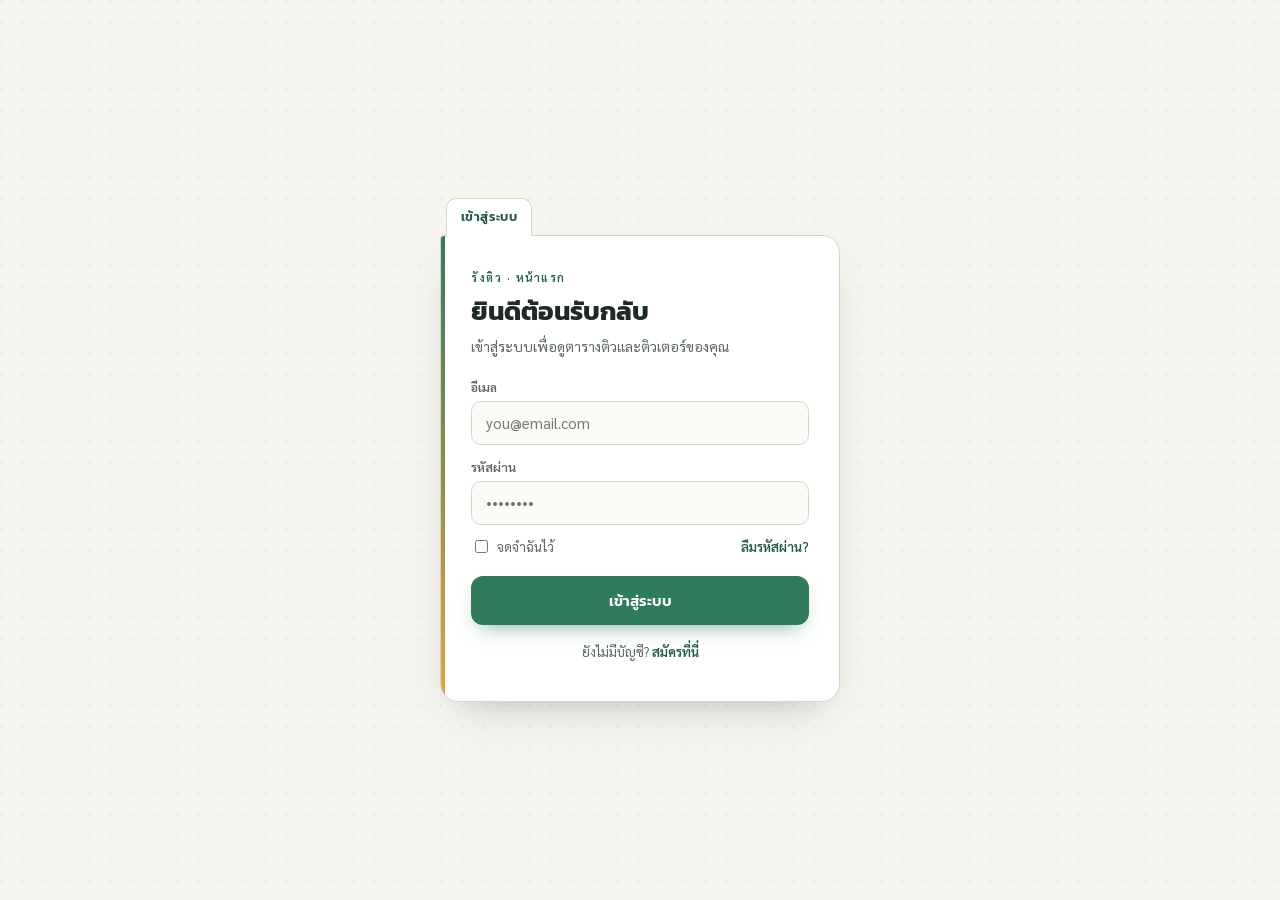
<file: index.html>
<!DOCTYPE html>
<html lang="th">
<head>
<meta charset="UTF-8">
<meta name="viewport" content="width=device-width, initial-scale=1.0">
<title>เข้าสู่ระบบ — รังติว</title>
<link rel="stylesheet" href="style.css">
</head>
<body>
<div class="auth-page">
  <div class="stage">
    <div class="tabs">
      <div class="tab active">เข้าสู่ระบบ</div>
    </div>
    <div class="card">
      <span class="eyebrow">รังติว · หน้าแรก</span>
      <h1 class="headline">ยินดีต้อนรับกลับ</h1>
      <p class="sub">เข้าสู่ระบบเพื่อดูตารางติวและติวเตอร์ของคุณ</p>

      <form id="loginForm">
        <div class="field">
          <label for="loginEmail">อีเมล</label>
          <input id="loginEmail" type="email" placeholder="you@email.com" required>
        </div>
        <div class="field">
          <label for="loginPass">รหัสผ่าน</label>
          <input id="loginPass" type="password" placeholder="••••••••" required>
        </div>
        <div class="row-between">
          <label><input type="checkbox" style="accent-color:#2F7C5D"> จดจำฉันไว้</label>
          <a class="link" href="forgot.html">ลืมรหัสผ่าน?</a>
        </div>
        <button class="btn btn-primary btn-block" type="submit">เข้าสู่ระบบ</button>
      </form>

      <p class="foot-note">ยังไม่มีบัญชี? <a class="link" href="signup.html">สมัครที่นี่</a></p>
    </div>
  </div>
</div>

<script src="app.js"></script>
</body>
</html>
</file>
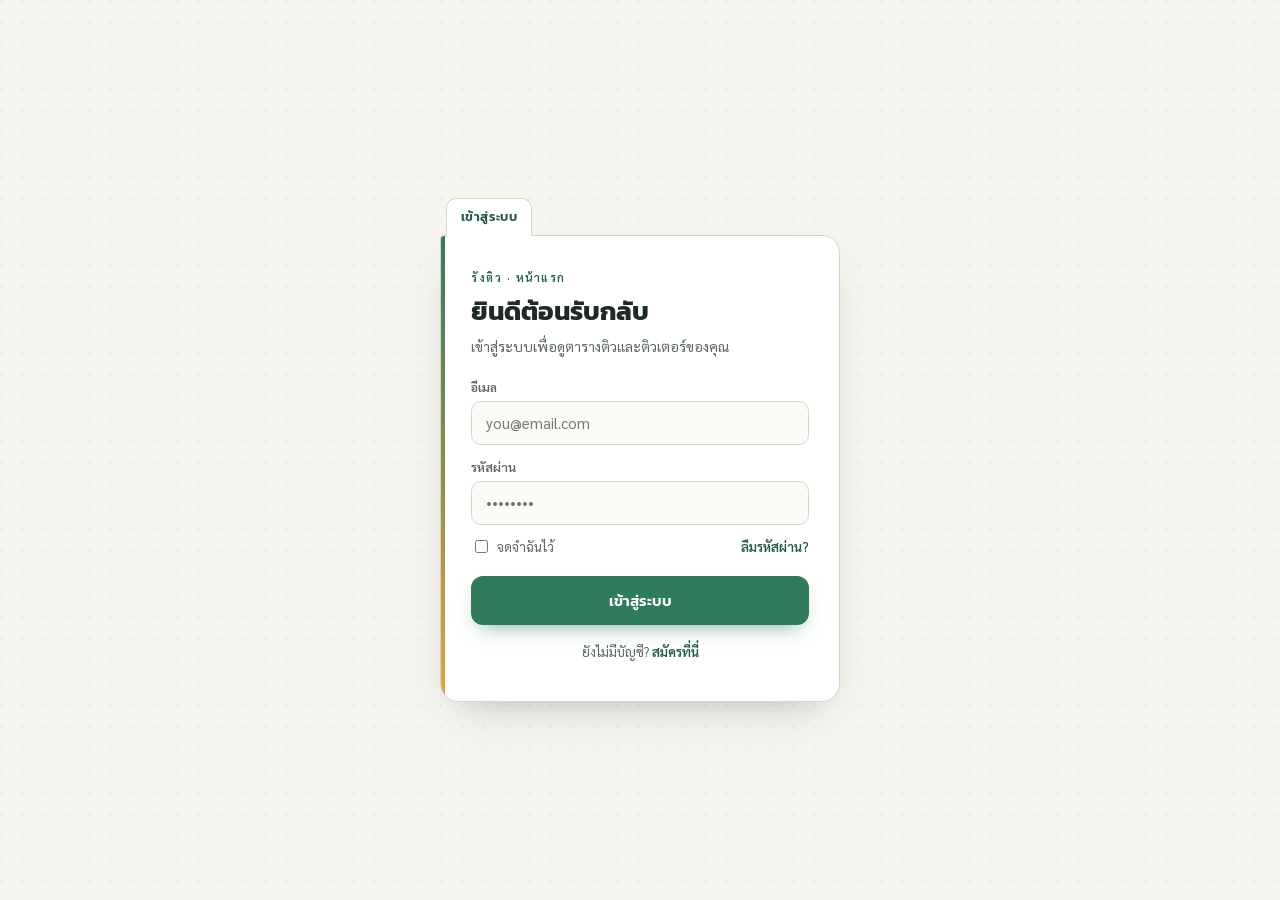
<file: assignment.html>
<!DOCTYPE html>
<html lang="th">
<head>
<meta charset="UTF-8">
<meta name="viewport" content="width=device-width, initial-scale=1.0">
<title>งานที่ได้รับมอบหมาย — รังติว</title>
<link rel="stylesheet" href="style.css">
</head>
<body>
<div class="app-page">
  <div class="app-shell">
    <div class="app-topbar">
      <div class="icon-btn" onclick="history.back()">←</div>
      <div class="profile-chip" onclick="toggleDropdown()">
        <div class="avatar">G</div>
        <span class="caret">▾</span>
      </div>
    </div>

    <div class="app-body">

      <div class="assignment-hero">
        <div class="assignment-hero-title-row">
          <h2 id="assignmentTitle">Assignment 1</h2>
          <div class="assignment-hero-icon">
            <svg viewBox="0 0 24 24" width="22" height="22" fill="none" stroke="currentColor" stroke-width="2" stroke-linecap="round" stroke-linejoin="round"><path d="M9 4h6a1 1 0 0 1 1 1v2H8V5a1 1 0 0 1 1-1Z"/><rect x="5" y="4" width="14" height="18" rx="2"/><line x1="8" y1="11" x2="16" y2="11"/><line x1="8" y1="15" x2="16" y2="15"/><line x1="8" y1="19" x2="13" y2="19"/></svg>
          </div>
        </div>

        <div class="upload-row">
          <label class="upload-input" for="assignmentFile">
            <span id="uploadFileName">อัปโหลดไฟล์</span>
          </label>
          <input type="file" id="assignmentFile" style="display:none" onchange="onAssignmentFileChosen(event)">
          <button class="btn-confirm" onclick="confirmAssignmentUpload()">ยืนยัน</button>
        </div>
      </div>

      <div class="result-list" id="resultList">
        <div class="result-row result-pass">Pass</div>
        <div class="result-row result-warn">200/400</div>
        <div class="result-row result-warn">100/400</div>
        <div class="result-row result-error">Error</div>
      </div>

    </div>

    <div class="dropdown" id="profileDropdown">
      <a class="dropdown-item" href="profile.html" style="display:block;color:inherit;">โปรไฟล์ของฉัน</a>
      <a class="dropdown-item" href="settings.html" style="display:block;color:inherit;">ตั้งค่า</a>
      <div class="dropdown-item danger" onclick="logout()">ออกจากระบบ</div>
    </div>
  </div>
</div>

<div class="toast" id="toast"></div>
<script src="app.js"></script>
<script>
  (function(){
    const params = new URLSearchParams(location.search);
    const name = params.get('name') || 'Assignment 1';
    document.getElementById('assignmentTitle').textContent = name;
    document.title = name + ' — รังติว';
  })();

  function onAssignmentFileChosen(event){
    const file = event.target.files[0];
    document.getElementById('uploadFileName').textContent = file ? file.name : 'อัปโหลดไฟล์';
  }

  function confirmAssignmentUpload(){
    const fileInput = document.getElementById('assignmentFile');
    if(!fileInput.files.length){
      showToast('กรุณาเลือกไฟล์ก่อนยืนยัน');
      return;
    }
    const list = document.getElementById('resultList');
    const row = document.createElement('div');
    row.className = 'result-row result-warn';
    row.textContent = 'รอตรวจ';
    list.insertBefore(row, list.firstChild);

    fileInput.value = '';
    document.getElementById('uploadFileName').textContent = 'อัปโหลดไฟล์';
    showToast('ส่งงานเรียบร้อยแล้ว');
  }
</script>
</body>
</html>
</file>
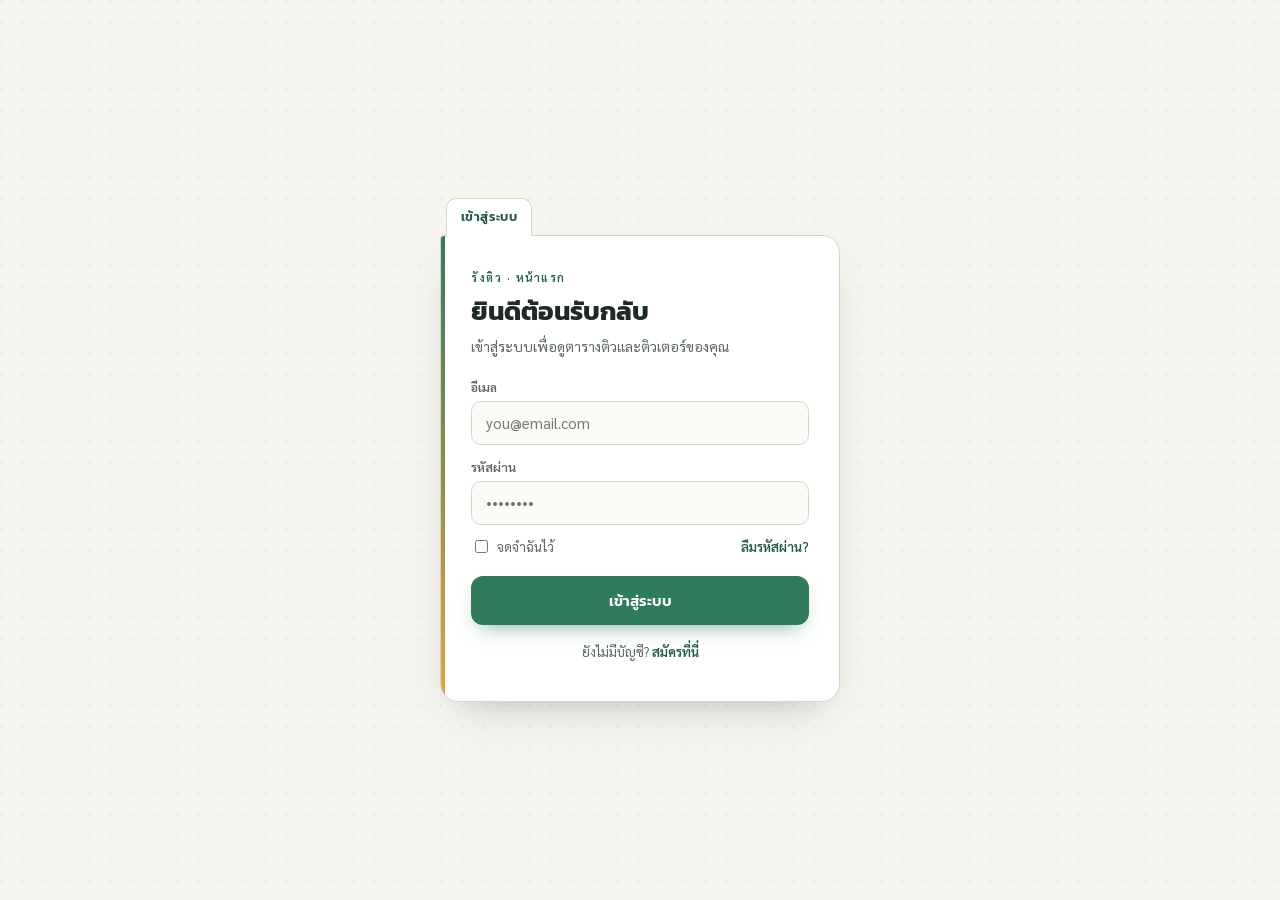
<file: chat.html>
<!DOCTYPE html>
<html lang="th">
<head>
<meta charset="UTF-8">
<meta name="viewport" content="width=device-width, initial-scale=1.0">
<title>แชท — รังติว</title>
<link rel="stylesheet" href="style.css">
</head>
<body>
<div class="app-page">
  <div class="app-shell chat-shell">

    <!-- SCREEN 1: chat list -->
    <div class="chat-screen active" id="chatListScreen">
      <div class="chat-header">
        <a class="icon-btn" href="main.html">←</a>
        <span class="chat-header-name">แชท</span>
      </div>
      <div class="chat-list">
        <div class="chat-row" onclick="openChatRoom('พี่แนน')">
          <div class="avatar">น</div>
          <div>
            <div class="chat-row-name">พี่แนน</div>
            <div class="chat-row-preview">ติวเตอร์ · แคลคูลัส 1</div>
          </div>
        </div>
      </div>
    </div>

    <!-- SCREEN 2: conversation -->
    <div class="chat-screen" id="chatRoomScreen">
      <div class="chat-header">
        <div class="icon-btn" onclick="closeChatRoom()">←</div>
        <div class="avatar" id="roomAvatar">น</div>
        <span class="chat-header-name" id="roomName">พี่แนน</span>
      </div>

      <div class="chat-thread" id="chatThread">
        <div class="msg-bubble msg-in">สวัสดีค่ะ</div>
      </div>

      <div class="chat-input-row">
        <input type="text" id="chatInput" placeholder="พิมพ์ข้อความ..." onkeydown="if(event.key==='Enter') sendChatMessage()">
        <div class="chat-icon-btn chat-attach" title="แนบไฟล์" onclick="showToast('แนบไฟล์')">
          <svg viewBox="0 0 24 24" width="17" height="17" fill="none" stroke="currentColor" stroke-width="2" stroke-linecap="round" stroke-linejoin="round"><line x1="12" y1="5" x2="12" y2="19"/><line x1="5" y1="12" x2="19" y2="12"/></svg>
        </div>
        <div class="chat-icon-btn chat-send" title="ส่ง" onclick="sendChatMessage()">
          <svg viewBox="0 0 24 24" width="16" height="16" fill="none" stroke="currentColor" stroke-width="2" stroke-linecap="round" stroke-linejoin="round"><line x1="22" y1="2" x2="11" y2="13"/><polygon points="22 2 15 22 11 13 2 9 22 2"/></svg>
        </div>
      </div>
    </div>

  </div>
</div>

<div class="toast" id="toast"></div>
<script src="app.js"></script>
</body>
</html>
</file>
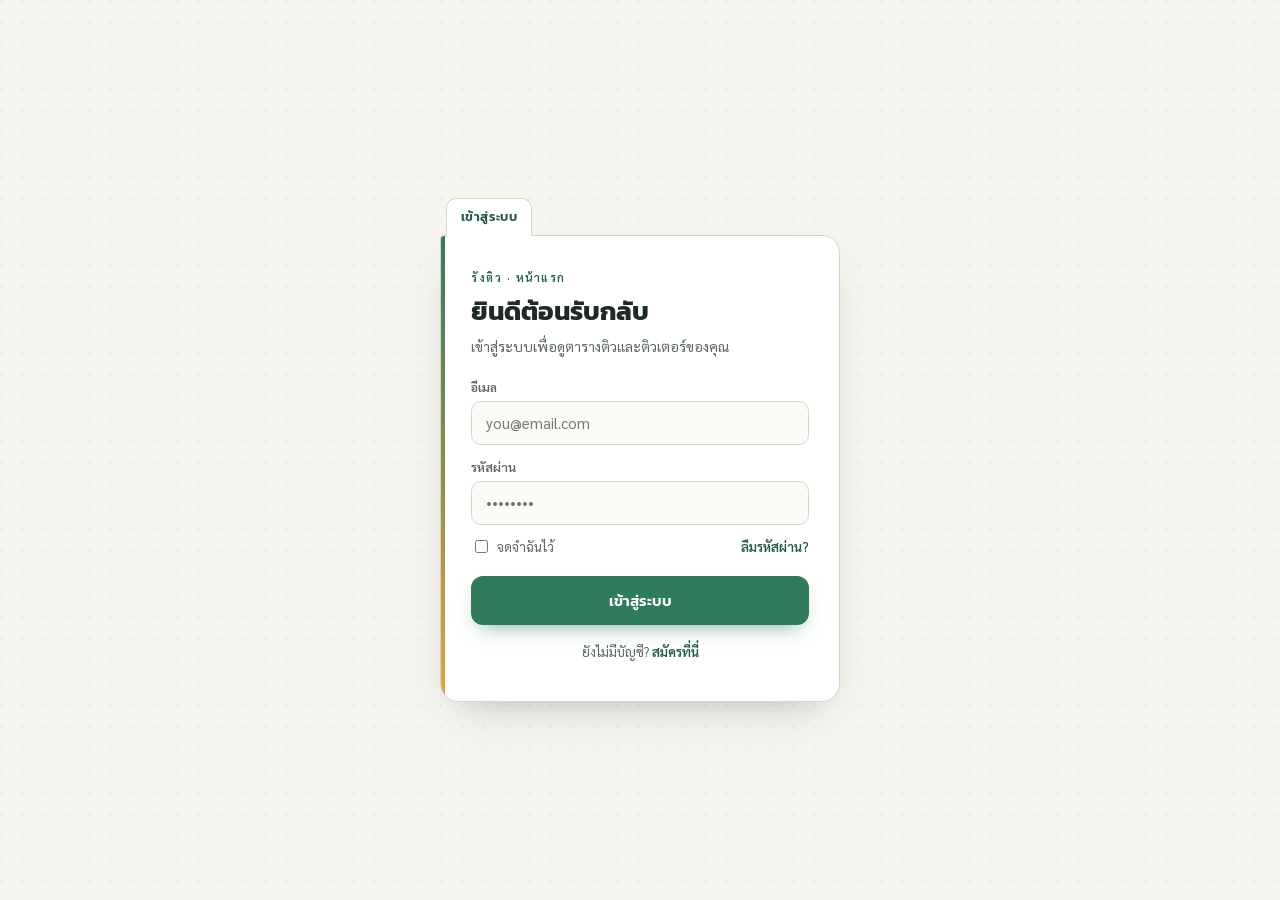
<file: contact.html>
<!DOCTYPE html>
<html lang="th">
<head>
<meta charset="UTF-8">
<meta name="viewport" content="width=device-width, initial-scale=1.0">
<title>ติดต่อเรา — รังติว</title>
<link rel="stylesheet" href="style.css">
</head>
<body>
<div class="app-page">
  <div class="app-shell">
    <div class="app-topbar">
      <a class="icon-btn" href="main.html">←</a>
      <div class="profile-chip" onclick="toggleDropdown()">
        <div class="avatar">G</div>
        <span class="caret">▾</span>
      </div>
    </div>

    <div class="app-body">
      <div class="section-label">ติดต่อเรา</div>
      <div class="panel-list">
        <div class="panel-card">
          <h3>ฝ่ายช่วยเหลือ</h3>
          <p>อีเมล support@rungtiew.app<br>ตอบกลับภายใน 24 ชั่วโมงในวันทำการ</p>
        </div>
        <div class="panel-card">
          <h3>ส่งข้อความถึงเรา</h3>
          <form id="contactForm" style="margin-top:10px; display:flex; flex-direction:column; gap:12px;">
            <div class="field">
              <label>หัวข้อ</label>
              <input type="text" placeholder="เรื่องที่ต้องการติดต่อ" required>
            </div>
            <div class="field">
              <label>ข้อความ</label>
              <textarea placeholder="พิมพ์รายละเอียด..." required></textarea>
            </div>
            <button class="btn btn-primary" type="submit">ส่งข้อความ</button>
          </form>
        </div>
      </div>
    </div>

    <div class="dropdown" id="profileDropdown">
      <a class="dropdown-item" href="profile.html" style="display:block;color:inherit;">โปรไฟล์ของฉัน</a>
      <a class="dropdown-item" href="settings.html" style="display:block;color:inherit;">ตั้งค่า</a>
      <div class="dropdown-item danger" onclick="logout()">ออกจากระบบ</div>
    </div>
  </div>
</div>

<div class="toast" id="toast"></div>
<script src="app.js"></script>
</body>
</html>
</file>
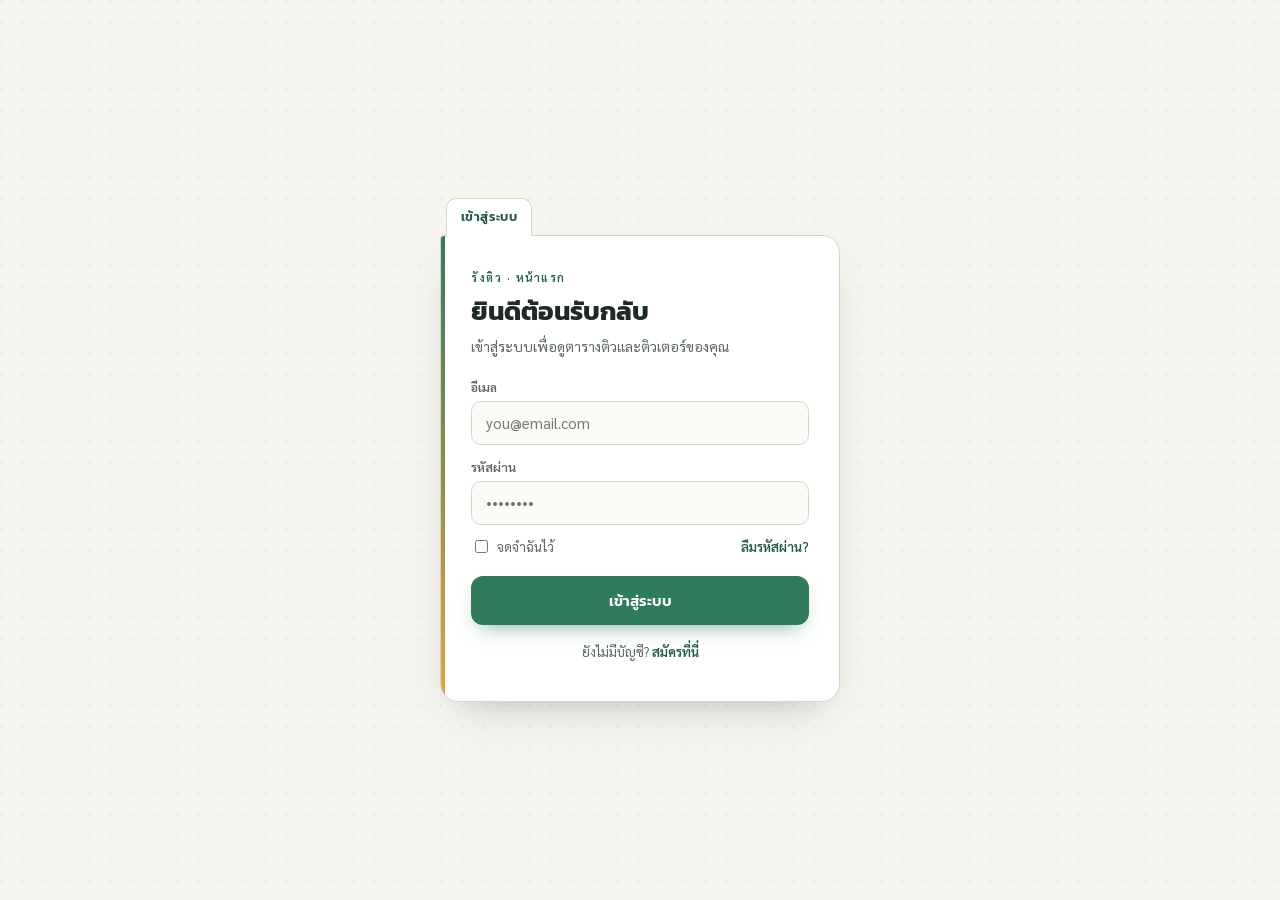
<file: course.html>
<!DOCTYPE html>
<html lang="th">
<head>
<meta charset="UTF-8">
<meta name="viewport" content="width=device-width, initial-scale=1.0">
<title id="pageTitle">คลาสเรียน — who tutor</title>
<link rel="stylesheet" href="style.css">
</head>
<body class="course-page">
<div class="app-page">
  <div class="app-shell">
    <div class="course-layout">
 
      <!-- Score / navigation sidebar -->
      <aside class="leaderboard collapsed" id="leaderboard">
        <div class="leaderboard-inner">
          <div class="score-block">
            <div class="score-block-label">คะแนนของคุณ</div>
            <div class="score-bar">
              <div class="score-bar-fill" id="myScoreFill" style="width:10%"></div>
              <span class="score-bar-text" id="myScoreText">10%</span>
            </div>
          </div>
 
          <div class="rank-list" id="rankList"></div>
        </div>
        <div class="leaderboard-home">
          <a class="home-btn" href="main.html" title="กลับหน้า Home">⌂ <span>กลับ Home</span></a>
        </div>
      </aside>
 
      <!-- Main content -->
      <div class="course-main">
        <div class="course-topbar">
          <div class="course-nav-buttons">
            <a class="icon-btn back-btn" href="main.html" title="กลับ Home" aria-label="กลับ Home">
              <svg viewBox="0 0 24 24" fill="none" stroke="currentColor" stroke-width="2" stroke-linecap="round" stroke-linejoin="round"><path d="M19 12H5"/><path d="m12 19-7-7 7-7"/></svg>
            </a>
            <button class="icon-btn hamburger-btn" type="button" onclick="toggleLeaderboard()" title="เปิดเมนูคะแนน" aria-label="เปิดเมนูคะแนน">
              <span></span><span></span><span></span>
            </button>
          </div>
          <div class="class-name-chip" id="className">แคลคูลัส 1</div>
          <div class="course-actions">
            <a class="icon-btn" href="chat.html" title="แชท">
              <svg viewBox="0 0 24 24" fill="none" stroke="currentColor" stroke-width="2" stroke-linecap="round" stroke-linejoin="round"><path d="M21 15a2 2 0 0 1-2 2H7l-4 4V5a2 2 0 0 1 2-2h14a2 2 0 0 1 2 2z"/></svg>
            </a>
            <div class="icon-btn" onclick="window.open('https://meet.google.com/new', '_blank')" title="เริ่มวิดีโอคอล">
              <svg viewBox="0 0 24 24" fill="none" stroke="currentColor" stroke-width="2" stroke-linecap="round" stroke-linejoin="round"><rect x="2" y="6" width="14" height="12" rx="2"/><path d="m16 10 6-4v12l-6-4"/></svg>
            </div>
          </div>
        </div>
 
        <div class="app-body">
          <div class="section-label">งานที่ได้รับมอบหมาย</div>
          <div class="assignment-list" id="assignmentList"></div>
        </div>
      </div>
 
    </div>
  </div>
</div>
<div class="toast" id="toast"></div>
<script src="app.js"></script>
<script>
  const COURSES = {
    calc1: {
      name: 'แคลคูลัส 1',
      tutor: 'พี่แนน',
      myScore: 10,
      leaderboard: [
        { place: 1, name: 'น้องฟ้า', pct: 98 },
        { place: 2, name: 'น้องนนท์', pct: 95 },
        { place: 3, name: 'น้องมิ้นท์', pct: 92 },
        { place: 4, name: 'น้องพีท', pct: 89 },
        { place: 5, name: 'น้องเจน', pct: 86 },
        { place: 6, name: 'น้องบอส', pct: 83 },
        { place: 7, name: 'น้องแพรว', pct: 80 },
        { place: 8, name: 'น้องกาย', pct: 77 },
        { place: 9, name: 'น้องน้ำ', pct: 74 },
        { place: 10, name: 'น้องไอซ์', pct: 71 },
        { place: 11, name: 'น้องมุก', pct: 68 },
        { place: 12, name: 'น้องต้น', pct: 65 },
        { place: 13, name: 'น้องฟิล์ม', pct: 62 },
        { place: 14, name: 'น้องพลอย', pct: 59 },
        { place: 15, name: 'น้องอาร์ม', pct: 56 },
        { place: 16, name: 'น้องบีม', pct: 53 },
        { place: 17, name: 'น้องเนย', pct: 50 },
        { place: 18, name: 'น้องโอ๊ต', pct: 47 },
        { place: 19, name: 'น้องกอล์ฟ', pct: 44 },
        { place: 20, name: 'น้องข้าว', pct: 41 }
      ],
      assignments: [
        { name: 'การบ้าน 3', status: 'red',    note: 'ยังไม่ได้ส่ง' },
        { name: 'การบ้าน 2', status: 'yellow', note: 'รอตรวจ' },
        { name: 'การบ้าน 1', status: 'green',  note: 'ตรวจแล้ว' }
      ]
    }
  };

  function renderCourse() {
    const params = new URLSearchParams(location.search);
    const id = params.get('c') || localStorage.getItem('rungtiewCourseId') || 'calc1';
    const course = COURSES[id] || COURSES.calc1;
    localStorage.setItem('rungtiewCourseId', COURSES[id] ? id : 'calc1');

    document.getElementById('pageTitle').textContent = course.name + ' — who tutor';
    document.getElementById('className').textContent = course.name;

    document.getElementById('myScoreFill').style.width = course.myScore + '%';
    document.getElementById('myScoreText').textContent = course.myScore + '%';

    const rankList = document.getElementById('rankList');
    rankList.innerHTML = course.leaderboard.map(r => `
      <div class="rank-row">
        <div class="rank-info">
          <span class="rank-place">${r.place}</span>
          <span class="rank-name">${r.name}</span>
          <span class="rank-score">${r.pct}%</span>
        </div>
        <div class="rank-bar"><div class="rank-bar-fill" style="width:${r.pct}%;"></div></div>
      </div>
    `).join('');

    const list = document.getElementById('assignmentList');
list.innerHTML = course.assignments.map(a => `
  <div class="assignment-card" onclick="location.href='assignment.html?name=${encodeURIComponent(a.name)}'">
    <span class="status-dot ${a.status}"></span>
    <span class="assignment-title">${a.name}</span>
    <span class="assignment-note">${a.note}</span>
  </div>
`).join('');
  }

  function toggleLeaderboard() {
    const board = document.getElementById('leaderboard');
    if (!board) return;
    board.classList.toggle('collapsed');
  }

  document.addEventListener('DOMContentLoaded', renderCourse);
  document.addEventListener('click', function (e) {
  const board = document.getElementById('leaderboard');
  const hamburger = document.querySelector('.hamburger-btn');

  if (!board || !hamburger) return;

  
  if (!board.classList.contains('collapsed')) {

    
    if (board.contains(e.target)) return;

    
    if (hamburger.contains(e.target)) return;

    // คลิกพื้นที่อื่น → ปิด
    board.classList.add('collapsed');
  }
});
</script>
</body>
</html>
</file>
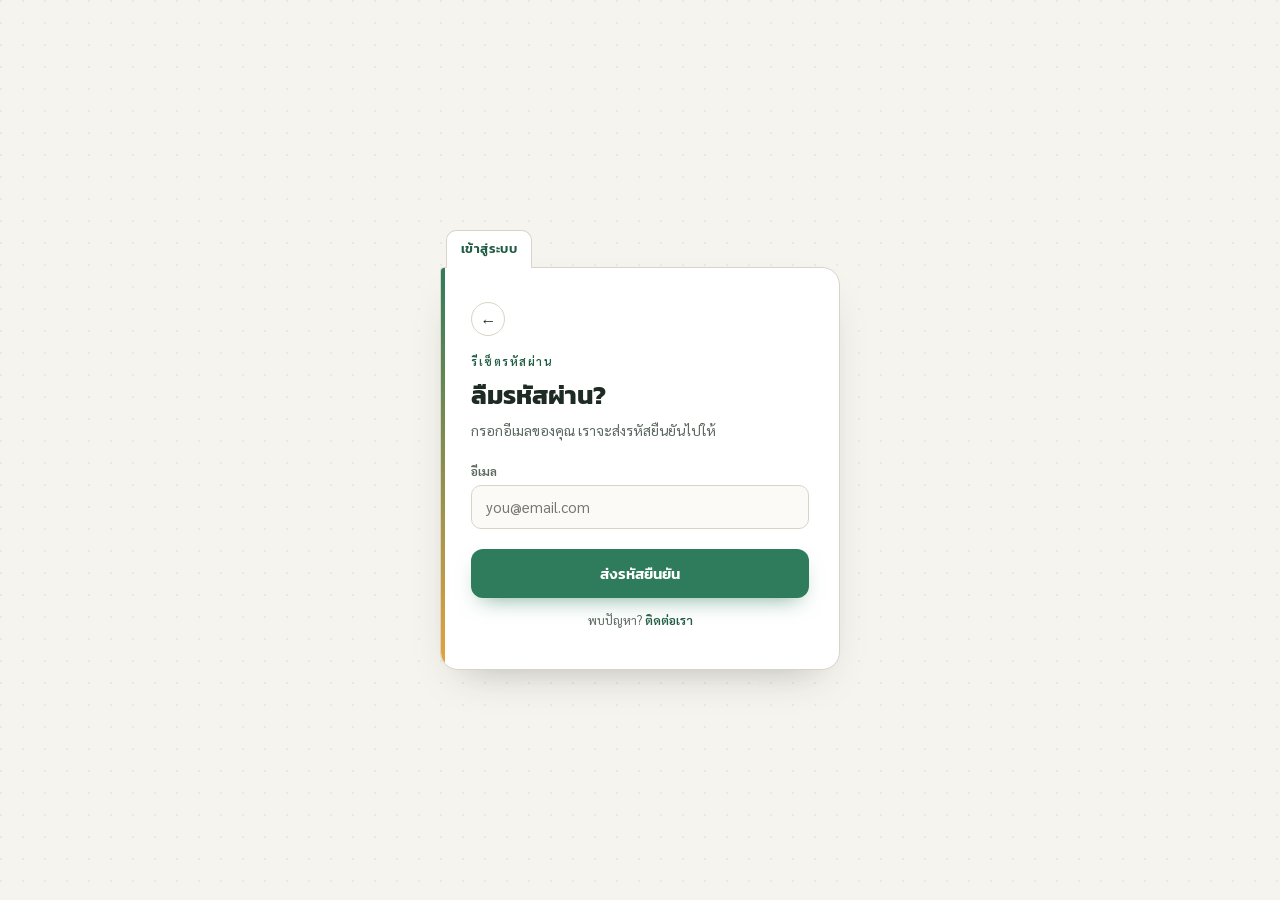
<file: forgot.html>
<!DOCTYPE html>
<html lang="th">
<head>
<meta charset="UTF-8">
<meta name="viewport" content="width=device-width, initial-scale=1.0">
<title>ลืมรหัสผ่าน — รังติว</title>
<link rel="stylesheet" href="style.css">
</head>
<body>
<div class="auth-page">
  <div class="stage">
    <div class="tabs">
      <div class="tab active">เข้าสู่ระบบ</div>
    </div>
    <div class="card">
      <div class="back-row">
        <a class="icon-btn" href="index.html">←</a>
      </div>
      <span class="eyebrow">รีเซ็ตรหัสผ่าน</span>
      <h1 class="headline">ลืมรหัสผ่าน?</h1>
      <p class="sub">กรอกอีเมลของคุณ เราจะส่งรหัสยืนยันไปให้</p>

      <form id="forgotForm">
        <div class="field">
          <label for="femail">อีเมล</label>
          <input id="femail" type="email" placeholder="you@email.com" required>
        </div>
        <button class="btn btn-primary btn-block" type="submit">ส่งรหัสยืนยัน</button>
      </form>

      <p class="helper-link">พบปัญหา? <a class="link" href="contact.html">ติดต่อเรา</a></p>
    </div>
  </div>
</div>

<div class="toast" id="toast"></div>
<script src="app.js"></script>
</body>
</html>
</file>
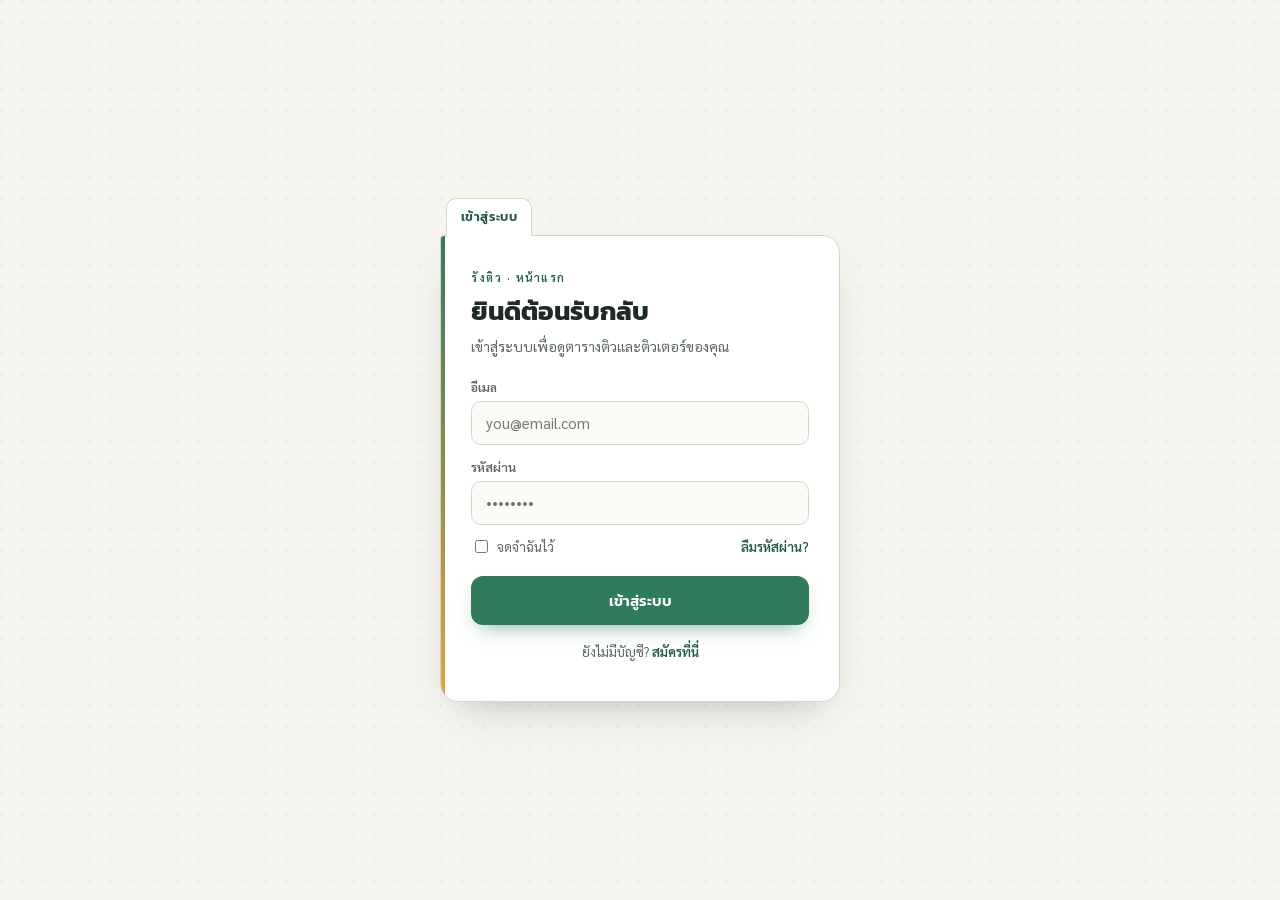
<file: main.html>
<!DOCTYPE html>
<html lang="th">
<head>
<meta charset="UTF-8">
<meta name="viewport" content="width=device-width, initial-scale=1.0">
<title>หน้าหลัก — who tutor</title>
<link rel="stylesheet" href="style.css">
</head>
<body>
<div class="app-page">
  <div class="app-shell">
    <div class="app-topbar">
      <div class="hamburger" onclick="toggleDrawer(true)"><span></span><span></span><span></span></div>
      <span>Home</span>
      <div class="profile-chip" onclick="toggleDropdown()">
        <div class="avatar">G</div>
        <span class="caret">▾</span>
      </div>
    </div>
    <div class="app-body">
      <div class="section-label">คาบติวของคุณ</div>
<div class="course-list">
  <div class="course-card" onclick="goToCourse('calc1')">
    <div class="badge-float">
      <svg viewBox="0 0 24 24" fill="none" stroke="currentColor" stroke-width="2" stroke-linecap="round" stroke-linejoin="round" onclick="event.stopPropagation(); location.href='chat.html'"><path d="M21 15a2 2 0 0 1-2 2H7l-4 4V5a2 2 0 0 1 2-2h14a2 2 0 0 1 2 2z"/></svg>
      <svg viewBox="0 0 24 24" fill="none" stroke="currentColor" stroke-width="2" stroke-linecap="round" stroke-linejoin="round" ><path d="M9 4h6a1 1 0 0 1 1 1v2H8V5a1 1 0 0 1 1-1Z"/><rect x="5" y="4" width="14" height="18" rx="2"/><line x1="8" y1="11" x2="16" y2="11"/><line x1="8" y1="15" x2="16" y2="15"/><line x1="8" y1="19" x2="13" y2="19"/></svg>
      <!--ใช้จริงค่อยเอาคอมเม้นตัวข้างล่างออก-->
      <!--onclick="showToast('ดูงานที่ได้รับมอบหมาย')-->
      <!--<svg viewBox="0 0 24 24" fill="none" stroke="currentColor" stroke-width="2" stroke-linecap="round" stroke-linejoin="round" onclick="window.open('https://meet.google.com/new', '_blank')"><rect x="2" y="6" width="14" height="12" rx="2"/><path d="m16 10 6-4v12l-6-4"/></svg>-->
    </div>
      <div class="course-card-top">
      <span class="course-card-title">แคลคูลัส 1</span>
      <span class="course-card-icon" onclick="event.stopPropagation(); showToast('ออกจากคลาสเรียน')">
        <svg viewBox="0 0 440 384" fill="currentColor">
  <path d="M112 18 L112 366 L228 334 L228 52 Z"/>
  <rect x="228" y="28" width="99" height="36" rx="10"/>
  <rect x="290" y="28" width="36" height="102" rx="10"/>
  <rect x="228" y="330" width="99" height="36" rx="10"/>
  <rect x="290" y="264" width="36" height="102" rx="10"/>
  <rect x="228" y="179" width="138" height="36" rx="10"/>
  <path d="M330 138 L412 192 L330 246 Z"/>
</svg>
      </span>
    </div>
    <div class="course-card-tutor">ติวเตอร์: พี่แนน</div>
  </div>
</div>
<div class="modal-overlay" id="joinModal">
  <div class="join-modal">
    <h2>เข้าร่วมชั้นเรียน</h2>

    <div class="join-modal-section">
      <h3>รหัสชั้นเรียน</h3>
      <p class="hint">ขอรหัสชั้นเรียนจากติวเตอร์ แล้วป้อนรหัสที่นี่</p>
      <input type="text" id="classCodeInput" placeholder="รหัสชั้นเรียน" oninput="checkClassCode()">
    </div>

    <div class="join-modal-actions">
      <span class="link" onclick="closeJoinModal()">ยกเลิก</span>
      <button class="link-btn" id="joinConfirmBtn" disabled onclick="confirmJoin()">เข้าร่วม</button>
    </div>
  </div>
</div>
</div>
    <button class="join-fab" onclick="openJoinModal()">เข้าร่วมคาบเรียน</button>
    <div class="overlay" id="drawerOverlay" onclick="toggleDrawer(false)"></div>
    <div class="drawer" id="drawer">
      <div class="icon-btn drawer-close" onclick="toggleDrawer(false)">✕</div>
      <a class="drawer-item" href="contact.html">✉️ ติดต่อเรา</a>
      <a class="drawer-item" href="report.html">🚩 รายงานปัญหา</a>
    </div>

    <div class="dropdown" id="profileDropdown">
      <a class="dropdown-item" href="profile.html" style="display:block;color:inherit;">โปรไฟล์ของฉัน</a>
      <a class="dropdown-item" href="settings.html" style="display:block;color:inherit;">ตั้งค่า</a>
      <div class="dropdown-item danger" onclick="logout()">ออกจากระบบ</div>
    </div>
  </div>
</div>

<div class="toast" id="toast"></div>
<script src="app.js"></script>
</body>
</html>
</file>
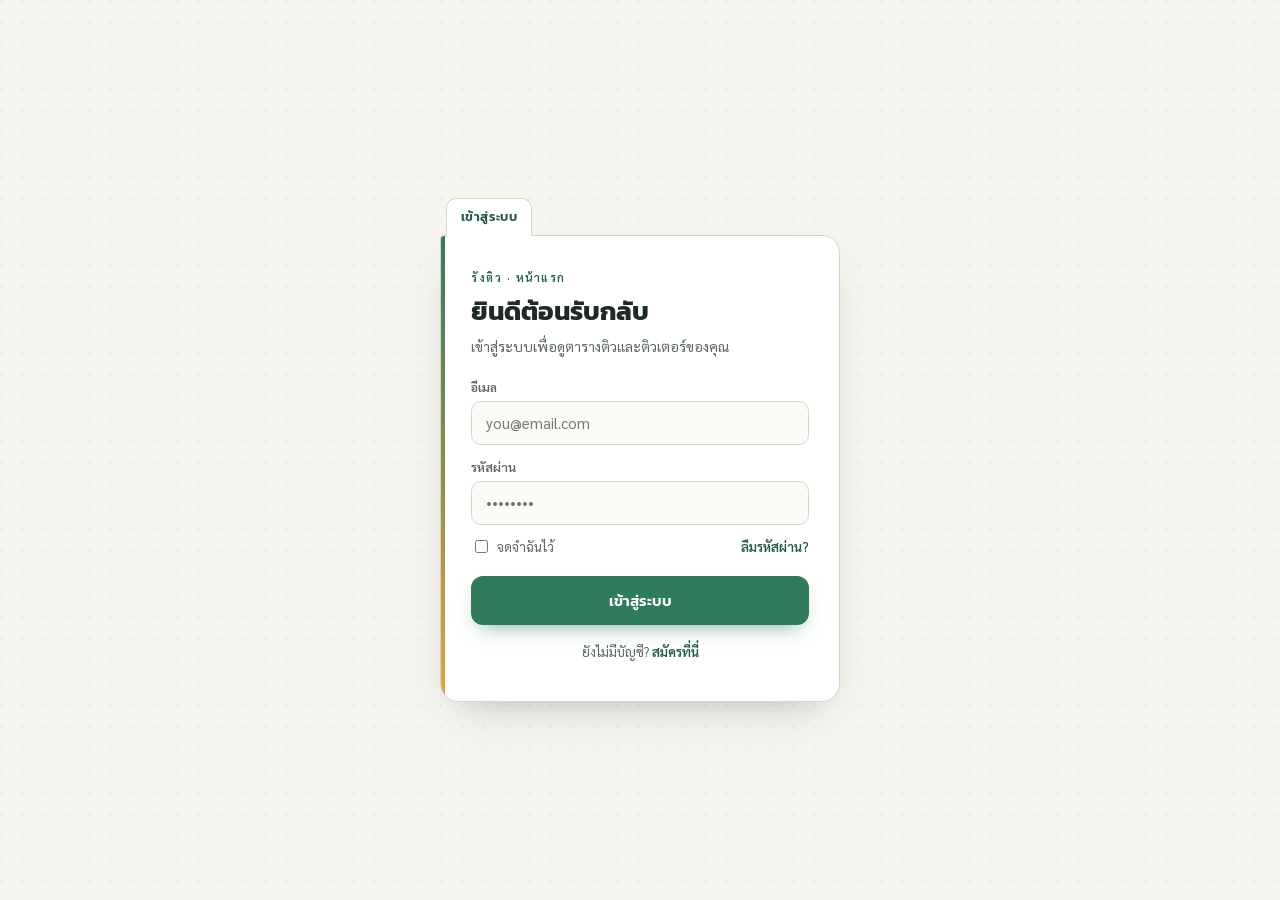
<file: profile.html>
<!DOCTYPE html>
<html lang="th">
<head>
<meta charset="UTF-8">
<meta name="viewport" content="width=device-width, initial-scale=1.0">
<title>โปรไฟล์ของฉัน — รังติว</title>
<link rel="stylesheet" href="style.css">
</head>
<body>
<div class="app-page">
  <div class="app-shell">
    <div class="app-topbar">
      <a class="icon-btn" href="main.html">←</a>
      <div class="profile-chip" onclick="toggleDropdown()">
        <div class="avatar">G</div>
        <span class="caret">▾</span>
      </div>
    </div>

    <div class="app-body">
      <div class="section-label">โปรไฟล์ของฉัน</div>

      <div class="panel-card" style="text-align:center;">
        <div class="avatar-wrap" id="avatarWrap">
          <div class="avatar" id="avatarLetter" style="width:100%;height:100%;font-size:28px;">G</div>
          <img id="avatarImg" class="avatar-img" style="display:none;">
          <div class="avatar-edit-btn" onclick="document.getElementById('photoInput').click()" title="เปลี่ยนรูปโปรไฟล์">
            <svg viewBox="0 0 24 24" fill="none" stroke="currentColor" stroke-width="2" stroke-linecap="round" stroke-linejoin="round"><path d="M23 19a2 2 0 0 1-2 2H3a2 2 0 0 1-2-2V8a2 2 0 0 1 2-2h4l2-3h6l2 3h4a2 2 0 0 1 2 2z"/><circle cx="12" cy="13" r="4"/></svg>
          </div>
        </div>
        <input type="file" id="photoInput" accept="image/*" style="display:none" onchange="handlePhotoChange(event)">

        <div class="profile-name-row">
          <h3 id="nameDisplay">เกย์ริน</h3>
          <input type="text" id="nameInput" class="name-edit-input" style="display:none;" value="เกย์ริน">
          <div class="icon-btn-sm" id="editNameBtn" onclick="toggleEditName()" title="แก้ไขชื่อ">
            <svg viewBox="0 0 24 24" fill="none" stroke="currentColor" stroke-width="2" stroke-linecap="round" stroke-linejoin="round"><path d="M11 4H4a2 2 0 0 0-2 2v14a2 2 0 0 0 2 2h14a2 2 0 0 0 2-2v-7"/><path d="M18.5 2.5a2.12 2.12 0 0 1 3 3L12 15l-4 1 1-4Z"/></svg>
          </div>
        </div>
        <p style="margin-top:2px;">นักศึกษา · วิทยาการคอมพิวเตอร์</p>
      </div>

      <div class="panel-list" style="margin-top:14px;">
        <div class="panel-card score-card">
  <h3 class="score-title">คะแนน</h3>

  <div class="subject-score-list">

    <div class="subject-score">
      <div class="subject-score-top">
        <span class="subject-name">แคลคูลัส 1</span>
        <span class="subject-percent">10%</span>
      </div>

      <div class="subject-score-bar">
        <div class="subject-score-fill" style="width:10%;"></div>
      </div>
    </div>

  </div>
</div>

        <div class="panel-card">
          <h3>อีเมลที่ใช้เข้าระบบ</h3>
          <div class="field" style="margin-top:8px;">
            <input type="email" id="profileEmail" readonly>
          </div>
        </div>
        <!--
        <div class="panel-card">
          <h3>คาบติวทั้งหมด</h3>
          <p>เข้าร่วมแล้ว 12 คาบ ในภาคเรียนนี้</p>
        </div>-->
      </div>
    </div>

    <div class="dropdown" id="profileDropdown">
      <a class="dropdown-item" href="profile.html" style="display:block;color:inherit;">โปรไฟล์ของฉัน</a>
      <a class="dropdown-item" href="settings.html" style="display:block;color:inherit;">ตั้งค่า</a>
      <div class="dropdown-item danger" onclick="logout()">ออกจากระบบ</div>
    </div>
  </div>
</div>

<div class="toast" id="toast"></div>
<script src="app.js"></script>
</body>
</html>
</file>
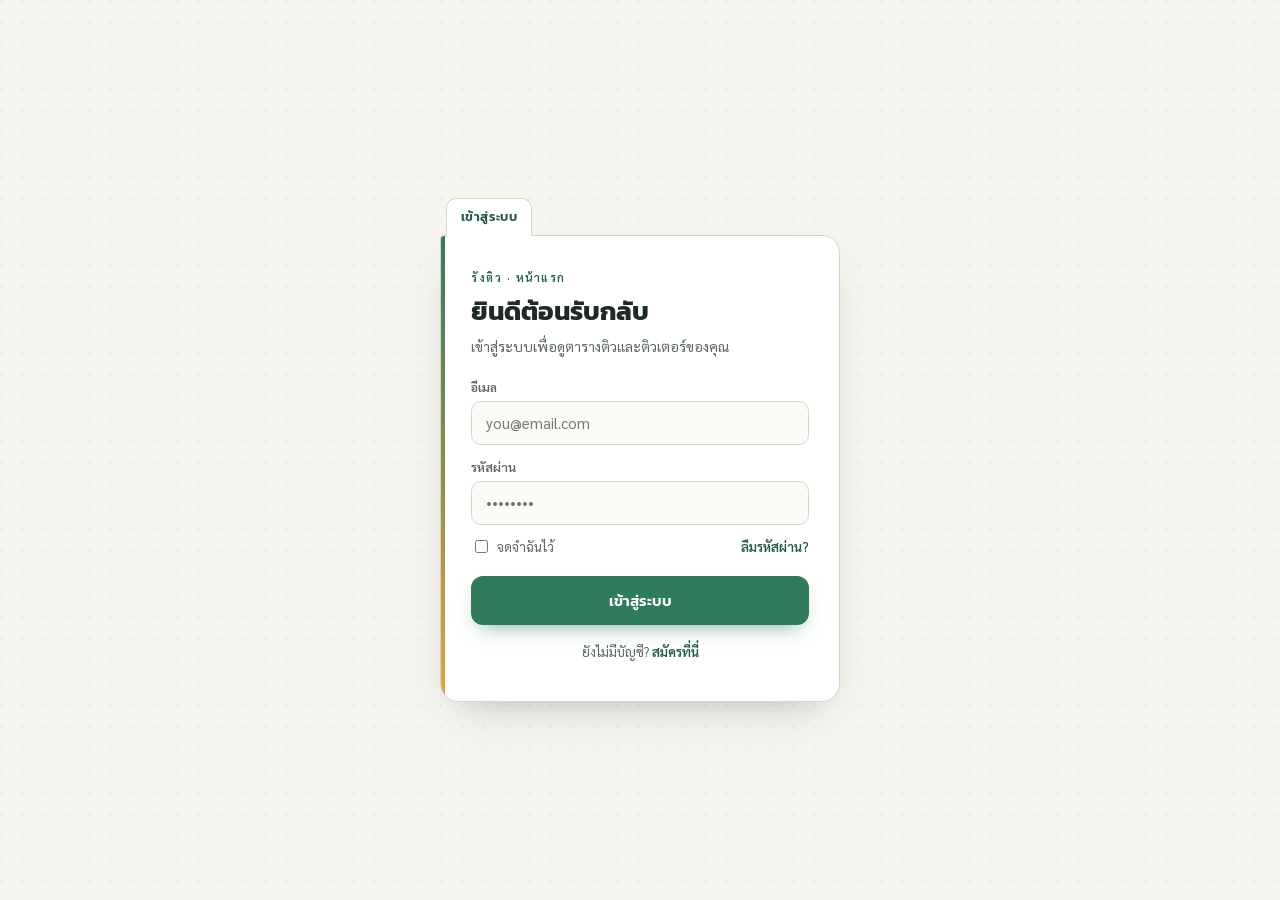
<file: report.html>
<!DOCTYPE html>
<html lang="th">
<head>
<meta charset="UTF-8">
<meta name="viewport" content="width=device-width, initial-scale=1.0">
<title>รายงานปัญหา — รังติว</title>
<link rel="stylesheet" href="style.css">
</head>
<body>
<div class="app-page">
  <div class="app-shell">
    <div class="app-topbar">
      <a class="icon-btn" href="main.html">←</a>
      <div class="profile-chip" onclick="toggleDropdown()">
        <div class="avatar">G</div>
        <span class="caret">▾</span>
      </div>
    </div>
    
    <div class="app-body">
      <div class="section-label">รายงานปัญหา</div>
      <div class="panel-list">
        <div class="panel-card">
          <form id="reportForm" style="display:flex; flex-direction:column; gap:12px;">
            <div class="form-group">
    <label for="reportType">ประเภทรายงานปัญหา</label>
    <select id="reportType" name="reportType" required>
        <option value="" disabled selected>เลือกประเภทปัญหา</option>
        <option value="join-class">
            ไม่สามารถเข้าร่วมชั้นเรียนได้
        </option>
        <option value="email-blocked">
            อีเมลถูกบล็อค
        </option>
        <option value="grader-not-working">
            Grader ไม่ทำงาน
        </option>
        <option value="other">
            อื่นๆ
        </option>
    </select>
</div>
            <div class="field">
              <label>รายละเอียด</label>
              <textarea placeholder="อธิบายสิ่งที่เกิดขึ้น..." required></textarea>
            </div>
            <button class="btn btn-primary" type="submit">ส่งรายงาน</button>
          </form>
        </div>
      </div>
    </div>

    <div class="dropdown" id="profileDropdown">
      <a class="dropdown-item" href="profile.html" style="display:block;color:inherit;">โปรไฟล์ของฉัน</a>
      <a class="dropdown-item" href="settings.html" style="display:block;color:inherit;">ตั้งค่า</a>
      <div class="dropdown-item danger" onclick="logout()">ออกจากระบบ</div>
    </div>
  </div>
</div>

<div class="toast" id="toast"></div>
<script src="app.js"></script>
</body>
</html>
</file>
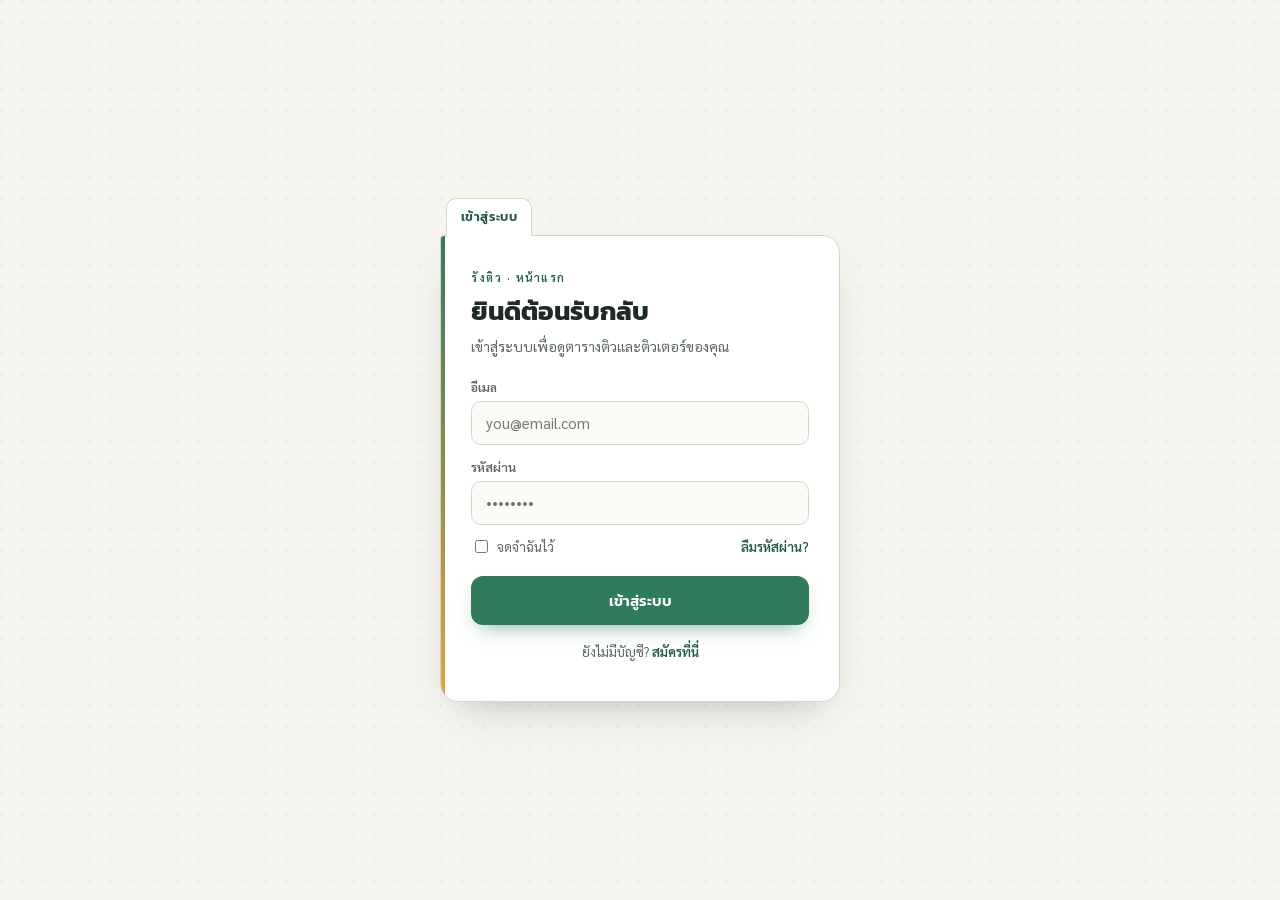
<file: settings.html>
<!DOCTYPE html>
<html lang="th">
<head>
<meta charset="UTF-8">
<meta name="viewport" content="width=device-width, initial-scale=1.0">
<title>ตั้งค่า — รังติว</title>
<link rel="stylesheet" href="style.css">
</head>
<body>
<div class="app-page">
  <div class="app-shell">
    <div class="app-topbar">
      <a class="icon-btn" href="main.html">←</a>
      <div class="profile-chip" onclick="toggleDropdown()">
        <div class="avatar">G</div>
        <span class="caret">▾</span>
      </div>
    </div>

    <div class="app-body">
      <div class="section-label">ตั้งค่า</div>
      <div class="panel-list">
        <div class="panel-card">
          <div style="display:flex;align-items:center;justify-content:space-between;gap:16px;">
            <div>
              <h3>การแจ้งเตือน</h3>
              <p>รับอีเมลแจ้งเตือนก่อนคาบติว 30 นาที</p>
            </div>
            <label style="display:flex;align-items:center;gap:8px;white-space:nowrap;">
              <input id="notificationToggle" type="checkbox" style="accent-color:#2F7C5D;transform:scale(1.2);"> เปิด
            </label>
          </div>
        </div>
        <div class="panel-card">
          <h3>ภาษา</h3>
          <p>ไทย (ค่าเริ่มต้น)</p>
        </div>
        <div class="panel-card">
          <h3>บัญชี</h3>
          <p><span class="link" onclick="logout()">ออกจากระบบ</span></p>
        </div>
      </div>
    </div>

    <div class="dropdown" id="profileDropdown">
      <a class="dropdown-item" href="profile.html" style="display:block;color:inherit;">โปรไฟล์ของฉัน</a>
      <a class="dropdown-item" href="settings.html" style="display:block;color:inherit;">ตั้งค่า</a>
      <div class="dropdown-item danger" onclick="logout()">ออกจากระบบ</div>
    </div>
  </div>
</div>

<div class="toast" id="toast"></div>
<script src="app.js"></script>
</body>
</html>
</file>
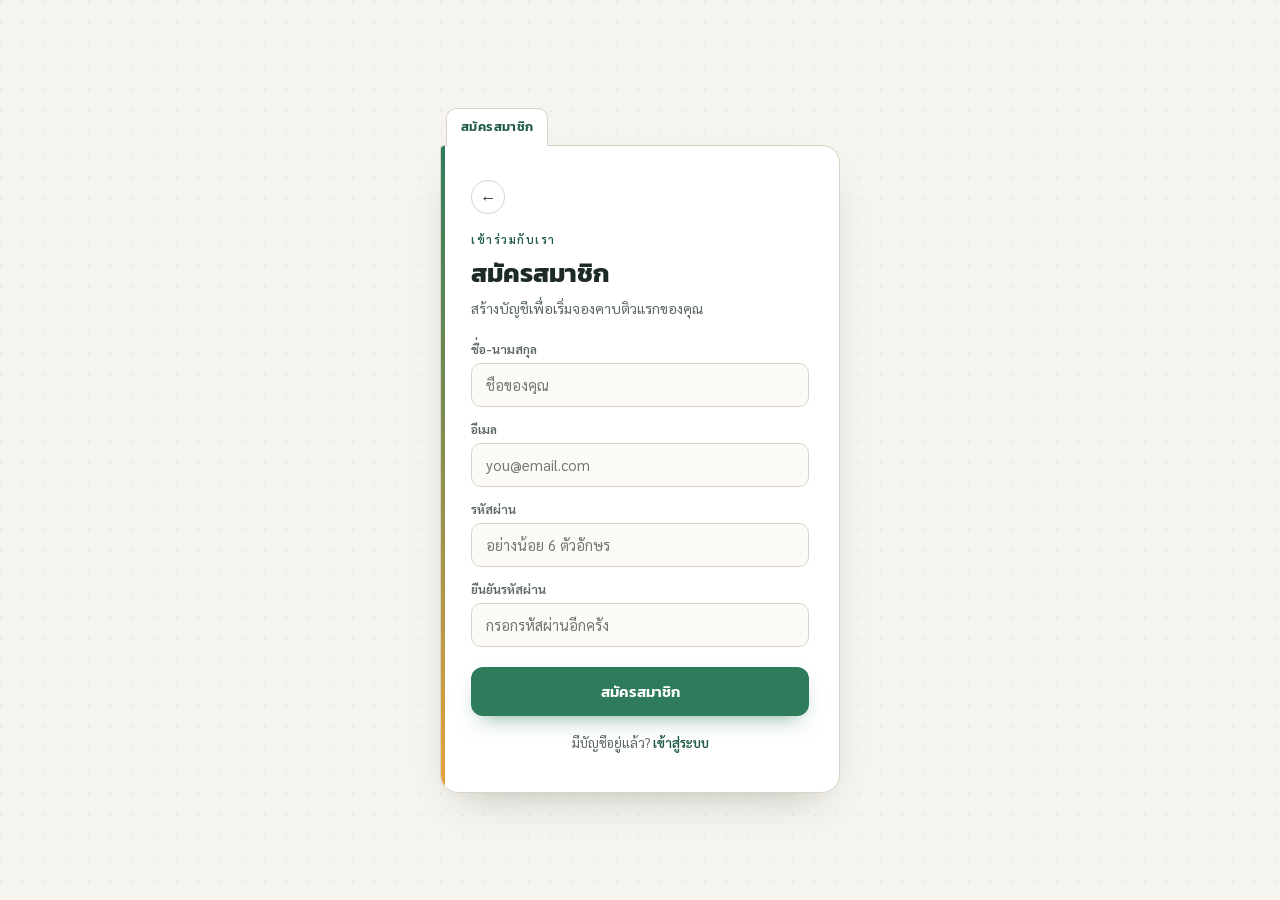
<file: signup.html>
<!DOCTYPE html>
<html lang="th">
<head>
<meta charset="UTF-8">
<meta name="viewport" content="width=device-width, initial-scale=1.0">
<title>สมัครสมาชิก — รังติว</title>
<link rel="stylesheet" href="style.css">
</head>
<body>
<div class="auth-page">
  <div class="stage">
    <div class="tabs"><div class="tab active">สมัครสมาชิก</div></div>
    <div class="card">
      <div class="back-row"><a class="icon-btn" href="index.html">←</a></div>
      <span class="eyebrow">เข้าร่วมกับเรา</span>
      <h1 class="headline">สมัครสมาชิก</h1>
      <p class="sub">สร้างบัญชีเพื่อเริ่มจองคาบติวแรกของคุณ</p>
      <form id="signupForm" novalidate>
        <div class="field"><label for="name">ชื่อ-นามสกุล</label><input id="name" type="text" placeholder="ชื่อของคุณ" required></div>
        <div class="field"><label for="email">อีเมล</label><input id="email" type="email" placeholder="you@email.com" required></div>
        <div class="field"><label for="pass">รหัสผ่าน</label><input id="pass" type="password" placeholder="อย่างน้อย 6 ตัวอักษร" minlength="6" required></div>
        <div class="field"><label for="pass2">ยืนยันรหัสผ่าน</label><input id="pass2" type="password" placeholder="กรอกรหัสผ่านอีกครั้ง" required></div>
        <p id="signupError" style="display:none;margin:10px 0;padding:10px;border-radius:8px;background:#ffe9e9;color:#b42318;font-size:14px"></p>
        <button class="btn btn-primary btn-block" type="submit">สมัครสมาชิก</button>
      </form>
      <p class="foot-note">มีบัญชีอยู่แล้ว? <a class="link" href="index.html">เข้าสู่ระบบ</a></p>
    </div>
  </div>
</div>
<script src="app.js"></script>
</body>
</html>
</file>
<file: style.css>
@import url('https://fonts.googleapis.com/css2?family=Kanit:wght@500;600;700&family=Sarabun:wght@400;500;600&display=swap');

:root{
  --bg:#F6F4EE;
  --paper:#FFFFFF;
  --ink:#1E2A24;
  --ink-soft:#5B685F;
  --green:#2F7C5D;
  --green-deep:#1F5C43;
  --green-tint:#DCEEE3;
  --amber:#E8A33D;
  --line:#D9D4C7;
  --radius:18px;
}
*{box-sizing:border-box;}
html,body{margin:0;padding:0;}
body{
  background:var(--bg);
  background-image:radial-gradient(circle at 1px 1px, rgba(30,42,36,0.06) 1px, transparent 1px);
  background-size:22px 22px;
  color:var(--ink);
  font-family:'Sarabun', sans-serif;
  min-height:100vh;
}
h1,h2,h3,.display{ font-family:'Kanit', sans-serif; margin:0; }
a{ text-decoration:none; }

/* ---------- Auth pages ---------- */
.auth-page{
  min-height:100vh; display:flex; align-items:center; justify-content:center; padding:32px 16px;
}
.stage{ width:100%; max-width:400px; }
.tabs{ display:flex; gap:6px; margin-bottom:-1px; position:relative; z-index:2; padding-left:6px; }
.tab{
  font-family:'Kanit', sans-serif; font-size:12.5px; font-weight:600; letter-spacing:.03em;
  color:var(--ink-soft); background:#EDEAE1; border:1px solid var(--line); border-bottom:none;
  border-radius:10px 10px 0 0; padding:8px 14px 10px; opacity:.55; transition:.25s;
}
.tab.active{ color:var(--green-deep); background:var(--paper); opacity:1; }
.tab:not(.active):hover{ opacity:.8; cursor:pointer; }

.card{
  background:var(--paper); border:1px solid var(--line);
  border-radius:4px var(--radius) var(--radius) var(--radius);
  box-shadow:0 18px 40px -22px rgba(30,42,36,0.35);
  padding:34px 30px 28px; position:relative; overflow:hidden;
}
.card::before{
  content:""; position:absolute; left:0; top:0; bottom:0; width:4px;
  background:linear-gradient(var(--green), var(--amber));
}

.back-row{ display:flex; align-items:center; gap:10px; margin-bottom:18px; }
.icon-btn{
  width:34px; height:34px; border-radius:50%; border:1px solid var(--line); background:var(--paper);
  display:flex; align-items:center; justify-content:center; cursor:pointer; color:var(--ink); flex:none; transition:.2s;
}
.icon-btn:hover{ background:var(--green-tint); border-color:var(--green); }

.eyebrow{ font-size:11px; letter-spacing:.14em; text-transform:uppercase; color:var(--green-deep); font-weight:600; margin-bottom:6px; display:block; }
.headline{ font-size:26px; font-weight:700; color:var(--ink); }
.sub{ color:var(--ink-soft); font-size:14px; margin-top:6px; line-height:1.5; }

form{ margin-top:22px; display:flex; flex-direction:column; gap:14px; }
.field label{ display:block; font-size:12.5px; font-weight:600; color:var(--ink-soft); margin-bottom:6px; }
.field input{
  width:100%; padding:12px 14px; border-radius:10px; border:1.5px solid var(--line); background:#FBFAF6;
  font-family:'Sarabun', sans-serif; font-size:14.5px; color:var(--ink); outline:none; transition:.2s;
}
.field input:focus{ border-color:var(--green); background:var(--paper); box-shadow:0 0 0 3px var(--green-tint); }

.row-between{ display:flex; align-items:center; justify-content:space-between; font-size:13px; margin-top:-2px; }
.row-between label{ display:flex; align-items:center; gap:6px; color:var(--ink-soft); cursor:pointer; }
.link{ color:var(--green-deep); font-weight:600; cursor:pointer; }
.link:hover{ text-decoration:underline; }

.btn{
  border:none; border-radius:12px; padding:13px 18px; font-family:'Kanit', sans-serif; font-weight:600;
  font-size:15px; cursor:pointer; transition:.2s; display:inline-flex; align-items:center; justify-content:center; gap:8px;
}
.btn-primary{ background:var(--green); color:#fff; box-shadow:0 10px 22px -10px rgba(47,124,93,.65); }
.btn-primary:hover{ background:var(--green-deep); transform:translateY(-1px); }
.btn-block{ width:100%; margin-top:6px; }

.foot-note{ text-align:center; font-size:13px; color:var(--ink-soft); margin-top:18px; }
.helper-link{ text-align:center; font-size:12.5px; color:var(--ink-soft); margin-top:14px; }

/* ---------- Main app pages ---------- */
.app-page{ min-height:100vh; display:flex; align-items:center; justify-content:center; padding:0; }
.app-shell{
  background:var(--bg); min-height:100vh; max-width:400px; width:100%;
  border:1px solid var(--line); border-radius:0; overflow:hidden; position:relative;
}
@media (min-width:460px){
  .app-page{ padding:32px 16px; }
  .app-shell{ min-height:640px; border-radius:22px; box-shadow:0 20px 46px -24px rgba(30,42,36,.4); }
}
@media (min-width:900px){
  .app-page{ padding:0; }
  .app-shell{
    max-width:none; width:100%; min-height:100vh;
    border-radius:0; box-shadow:none;
  }
  .app-body{
    max-width:1100px; margin:0 auto; padding:32px 40px;
  }
  .course-list{
    display:grid; grid-template-columns:repeat(auto-fill, minmax(280px, 1fr));
    gap:24px;
  }
}

.app-topbar{
  display:flex; align-items:center; justify-content:space-between; padding:16px 18px;
  background:var(--paper); border-bottom:1px solid var(--line);
}
.hamburger{
  width:38px; height:38px; border-radius:10px; border:1px solid var(--line); background:#FBFAF6;
  display:flex; flex-direction:column; align-items:center; justify-content:center; gap:4px; cursor:pointer;
}
.hamburger span{ width:16px; height:2px; background:var(--ink); border-radius:2px; }
.profile-chip{
  display:flex; align-items:center; gap:6px; padding:5px 10px 5px 5px; border-radius:20px;
  border:1px solid var(--line); background:#FBFAF6; cursor:pointer;
}
.avatar{
  width:26px; height:26px; border-radius:50%; background:linear-gradient(135deg,var(--green),var(--amber));
  display:flex; align-items:center; justify-content:center; color:#fff; font-size:12px; font-weight:700;
}
.caret{ font-size:10px; color:var(--ink-soft); }

.app-body{ padding:18px; position:relative; }
.section-label{
  font-family:'Kanit',sans-serif; font-size:13px; font-weight:600; letter-spacing:.06em; color:var(--ink-soft);
  text-transform:uppercase; margin-bottom:10px;
}
.course-list{ display:flex; flex-direction:column; gap:26px; margin-top:22px; }

.course-card{
  position:relative; background:#E7E4DB; border-radius:14px; padding:14px 14px 0; cursor:pointer;
}
.badge-float{
  position:absolute; top:-30px; right:14px; background:#2B2B28; border-radius:13px 13px 0 0;
  padding:6px 10px; display:flex; align-items:center; gap:10px;
}
.badge-float svg{ width:20px; height:20px; color:#fff; display:block; }

.course-card-top{ display:flex; align-items:center; justify-content:space-between; padding-bottom:16px;  }
.course-card-title{
  font-family:'Kanit',sans-serif; font-weight:700; font-size:14px; letter-spacing:.03em;
  color:#1E2A24; text-transform:uppercase;
}
.course-card-icon{ width:20px; height:20px; color:#1E2A24; flex:none; cursor:pointer;  }
.course-card-icon svg{ width:150%; height:150%;margin-left:-15px;}

.course-card-tutor{
  background:var(--paper); border-radius: 0 0 10px 10px; padding:10px 16px;
  font-size:10.5px; letter-spacing:.03em; color:#9A968A; text-transform:uppercase;
  transform:translateY(12px);
  margin:0 -13px;
}
.course-card:last-child{ margin-bottom:12px; }
.join-fab{
  position:absolute; right:18px; bottom:18px; background:var(--green); color:#fff; border:none; border-radius:24px;
  padding:13px 22px; font-family:'Kanit',sans-serif; font-weight:600; font-size:14px; cursor:pointer;
  box-shadow:0 14px 26px -12px rgba(47,124,93,.6);
}
.join-fab:hover{ background:var(--green-deep); }

/* Drawer + dropdown + generic panel page (contact/report) */
.overlay{ position:absolute; inset:0; background:rgba(30,42,36,.35); opacity:0; pointer-events:none; transition:.25s; z-index:6; }
.overlay.show{ opacity:1; pointer-events:auto; }
.drawer{
  position:absolute; top:0; left:0; bottom:0; width:74%; max-width:320px; background:var(--paper);
  box-shadow:16px 0 30px -18px rgba(0,0,0,.3); transform:translateX(-100%); transition:.3s ease;
  padding:20px 18px; display:flex; flex-direction:column; gap:4px; z-index:7;
}
.drawer.show{ transform:translateX(0); }
.drawer-close{ align-self:flex-end; margin-bottom:14px; }
.drawer-item{
  font-family:'Kanit',sans-serif; font-size:14.5px; font-weight:600; color:var(--ink);
  padding:12px 8px; border-radius:10px; cursor:pointer; display:flex; align-items:center; gap:10px;
}
.drawer-item:hover{ background:var(--green-tint); color:var(--green-deep); }

.dropdown{
  position:absolute; top:58px; right:18px; background:var(--ink); color:#fff; border-radius:12px; padding:8px;
  min-width:150px; opacity:0; transform:translateY(-6px); pointer-events:none; transition:.2s;
  box-shadow:0 16px 30px -14px rgba(0,0,0,.5); z-index:8;
}
.dropdown.show{ opacity:1; transform:translateY(0); pointer-events:auto; }
.dropdown-item{ font-size:13.5px; padding:9px 10px; border-radius:8px; cursor:pointer; font-family:'Sarabun',sans-serif; }
.dropdown-item:hover{ background:rgba(255,255,255,.12); }
.dropdown-item.danger{ color:#F3B4AC; }

.toast{
  position:fixed; left:50%; bottom:28px; transform:translate(-50%, 20px); background:var(--ink); color:#fff;
  padding:11px 20px; border-radius:30px; font-size:13.5px; opacity:0; pointer-events:none; transition:.3s; z-index:50;
}
.toast.show{ opacity:1; transform:translate(-50%,0); }

/* simple content page inside app shell (contact us / report) */
.panel-list{ display:flex; flex-direction:column; gap:10px; }
.panel-card{
  background:var(--paper); border:1px solid var(--line); border-radius:14px; padding:16px;
  box-shadow:0 12px 28px -20px rgba(30,42,36,.3);
}
.panel-card h3{ font-size:15px; margin-bottom:6px; }
.panel-card p{ font-size:13.5px; color:var(--ink-soft); line-height:1.6; margin:0; }
textarea{
  width:100%; min-height:110px; padding:12px 14px; border-radius:10px; border:1.5px solid var(--line);
  background:#FBFAF6; font-family:'Sarabun', sans-serif; font-size:14px; resize:vertical; outline:none;
}
textarea:focus{ border-color:var(--green); background:var(--paper); box-shadow:0 0 0 3px var(--green-tint); }
.profile-hero{
  display:flex; flex-direction:column; align-items:center; gap:14px;
  margin-top:20px;
}
.profile-hero .avatar{
  width:100px; height:100px; font-size:22px;
}
.profile-hero-card{
  width:100%; background:var(--paper); border-radius:16px; padding:20px;
  text-align:center; box-shadow:0 12px 28px -20px rgba(30,42,36,.3);
}
.profile-hero-card h3{ font-size:16px; margin-bottom:4px; }
.profile-hero-card p{ font-size:13px; color:var(--green-deep); }
/* Join class modal */
.modal-overlay{
  position:fixed; inset:0; background:rgba(30,42,36,.45);
  display:flex; align-items:center; justify-content:center;
  opacity:0; pointer-events:none; transition:.2s; z-index:100; padding:20px;
}
.modal-overlay.show{ opacity:1; pointer-events:auto; }

.join-modal{
  background:#E8EDF1; border-radius:24px; width:100%; max-width:480px;
  max-height:85vh; overflow-y:auto; padding:32px;
  transform:translateY(12px); transition:.2s;
}
.modal-overlay.show .join-modal{ transform:translateY(0); }

.join-modal h2{ font-size:22px; margin-bottom:20px; }

.join-modal-section{
  background:var(--paper); border-radius:14px; padding:18px 20px; margin-bottom:16px;
}
.join-modal-account{ display:flex; align-items:center; gap:12px; margin:12px 0 14px; }
.join-modal-account .avatar{ width:44px; height:44px; font-size:16px; }
.join-modal-account-name{ font-weight:600; font-size:14.5px; }
.join-modal-account-email{ font-size:13px; color:var(--ink-soft); }

.btn-outline{
  background:transparent; border:1.5px solid var(--line); border-radius:20px;
  padding:8px 16px; font-family:'Sarabun',sans-serif; font-weight:600; font-size:13.5px;
  color:var(--green-deep); cursor:pointer;
}
.btn-outline:hover{ background:var(--green-tint); }

.join-modal-section h3{ font-size:14.5px; margin-bottom:4px; }
.join-modal-section p.hint{ font-size:12.5px; color:var(--ink-soft); margin:0 0 12px; }
.join-modal-section input{
  width:100%; padding:12px 14px; border-radius:8px; border:1.5px solid var(--line);
  font-family:'Sarabun',sans-serif; font-size:14px; outline:none;
}
.join-modal-section input:focus{ border-color:var(--green); box-shadow:0 0 0 3px var(--green-tint); }

.join-modal-section ul{ margin:0; padding-left:18px; font-size:13px; color:var(--ink-soft); line-height:1.8; }

.join-modal-actions{ display:flex; justify-content:flex-end; gap:20px; padding-top:6px; }
.join-modal-actions .link{ font-weight:600; }
.link-btn{
  background:none; border:none; padding:0; cursor:pointer;
  font-family:'Sarabun',sans-serif; font-weight:600; font-size:13.5px; color:var(--green-deep);
}
.link-btn:disabled{ color:var(--ink-soft); opacity:.5; cursor:not-allowed; }
/* Profile page: edit photo / name / points / email */
.avatar-wrap{ position:relative; width:84px; height:84px; margin:0 auto; }
.avatar-wrap .avatar{ border-radius:50%; }
.avatar-img{
  width:100%; height:100%; border-radius:50%; object-fit:cover; display:block;
}
.avatar-edit-btn{
  position:absolute; bottom:-2px; right:-2px; width:28px; height:28px; border-radius:50%;
  background:var(--ink); color:#fff; display:flex; align-items:center; justify-content:center;
  cursor:pointer; border:2px solid var(--paper);
}
.avatar-edit-btn svg{ width:14px; height:14px; }
.avatar-edit-btn:hover{ background:var(--green-deep); }

.profile-name-row{ display:flex; align-items:center; justify-content:center; gap:8px; margin-top:12px; }
.profile-name-row h3{ margin:0; }
.name-edit-input{
  font-family:'Kanit',sans-serif; font-weight:600; font-size:16px; padding:6px 10px;
  border-radius:8px; border:1.5px solid var(--line); text-align:center; outline:none;
}
.name-edit-input:focus{ border-color:var(--green); box-shadow:0 0 0 3px var(--green-tint); }

.icon-btn-sm{
  width:26px; height:26px; border-radius:50%; border:1px solid var(--line); background:#FBFAF6;
  display:flex; align-items:center; justify-content:center; cursor:pointer; color:var(--ink-soft); flex:none;
}
.icon-btn-sm:hover{ background:var(--green-tint); color:var(--green-deep); }
.icon-btn-sm svg{ width:13px; height:13px; }

.points-value{ font-family:'Kanit',sans-serif; font-size:28px; font-weight:700; color:var(--green-deep); }

.field input[readonly]{ background:#F0EEE7; color:var(--ink-soft); cursor:not-allowed; }
/* ---------- Course detail page ---------- */
.course-layout{ display:flex; min-height:100%; align-items:stretch; }

.leaderboard{
  position:relative; flex:none; width:250px; background:var(--ink); color:#fff;
  padding:20px 16px; overflow:hidden; transition:width .3s ease, padding .3s ease;
}
.leaderboard.collapsed{ width:16px; padding:22px 0; }
.leaderboard.collapsed .leaderboard-inner{ opacity:0; pointer-events:none; }
.leaderboard.collapsed .leaderboard-handle svg{ transform:rotate(180deg); }

.leaderboard-inner{ opacity:1; transition:opacity .2s ease; white-space:nowrap; display:flex; flex-direction:column; min-height:0; height:100%; }

.score-block-label{
  font-family:'Kanit',sans-serif; font-size:12px; font-weight:600; letter-spacing:.04em;
  color:rgba(255,255,255,.75); margin-bottom:8px;
}
.score-bar{
  position:relative; height:22px; border-radius:11px; background:rgba(255,255,255,.14);
  overflow:hidden; display:flex; align-items:center; margin-bottom:22px;
}
.score-bar-fill{ position:absolute; left:0; top:0; bottom:0; background:#D9534F; border-radius:11px; }
.score-bar-text{ position:relative; z-index:1; margin-left:10px; font-size:11.5px; font-weight:600; }

.score-block-title{ font-family:'Kanit',sans-serif; font-size:14px; font-weight:700; color:#fff; margin-bottom:10px; }
.rank-list{ display:flex; flex-direction:column; gap:8px; overflow-y:auto; overflow-x:hidden; padding-right:4px; flex:1; min-height:0; scrollbar-width:thin; }
.rank-row{ display:flex; flex-direction:column; gap:4px; padding:4px 0; }
.rank-info{ display:grid; grid-template-columns:28px minmax(0,1fr) auto; align-items:center; gap:6px; }
.rank-place{
  font-family:'Kanit',sans-serif; font-size:12px; font-weight:700; color:rgba(255,255,255,.9);
}
.rank-name{ font-size:12px; color:rgba(255,255,255,.88); overflow:hidden; text-overflow:ellipsis; }
.rank-score{ font-family:'Kanit',sans-serif; font-size:11px; font-weight:600; color:rgba(255,255,255,.7); }
.rank-bar{ height:6px; border-radius:6px; background:rgba(255,255,255,.12); overflow:hidden; }
.rank-bar-fill{ height:100%; border-radius:6px; background:linear-gradient(90deg,#86C15A,#D8C85A); }

.leaderboard-handle{
  position:absolute; top:50%; right:-14px; transform:translateY(-50%); width:14px; height:52px;
  background:var(--ink); border-radius:0 10px 10px 0; display:flex; align-items:center; justify-content:center;
  cursor:pointer; color:#fff; z-index:2;
}
.leaderboard-handle svg{ width:12px; height:12px; transition:transform .3s ease; }

.course-main{ flex:1 1 auto; min-width:0; display:flex; flex-direction:column; }

.course-topbar{
  display:flex; align-items:center; gap:10px; padding:16px 18px;
  background:var(--paper); border-bottom:1px solid var(--line);
}
.class-name-chip{
  flex:1; text-align:center; font-family:'Kanit',sans-serif; font-weight:700; font-size:15px;
  color:var(--ink); background:#FBFAF6; border:1px solid var(--line); border-radius:12px;
  padding:9px 14px; overflow:hidden; text-overflow:ellipsis; white-space:nowrap;
}
.course-actions{ display:flex; align-items:center; gap:8px; }
.course-actions .icon-btn svg{ width:16px; height:16px; }

.assignment-list{ display:flex; flex-direction:column; gap:14px; margin-top:16px; }
.assignment-card{
  position:relative; display:flex; align-items:center; gap:12px;
  background:var(--paper); border:1px solid var(--line); border-radius:14px; padding:18px 44px 18px 18px;
  box-shadow:0 12px 28px -20px rgba(30,42,36,.3); cursor:pointer; transition:.2s;
}
.assignment-card:hover{ border-color:var(--green); }
.assignment-title{
  font-family:'Kanit',sans-serif; font-weight:600; font-size:15px; color:var(--ink);
}
.assignment-note{ font-size:12.5px; color:var(--ink-soft); margin-left:auto; }
.status-dot{
  position:absolute; top:14px; right:14px; width:12px; height:12px; border-radius:50%;
  box-shadow:0 0 0 2px var(--paper);
}
.status-dot.red{ background:#D9534F; }
.status-dot.yellow{ background:var(--amber); }
.status-dot.green{ background:var(--green); }

@media (max-width:520px){
  .leaderboard{ width:250px; }
  .assignment-note{ display:none; }
}
/*course*/
.chat-shell{ display:flex; flex-direction:column; height:100vh; }
.chat-screen{ display:none; flex-direction:column; flex:1; min-height:0; }
.chat-screen.active{ display:flex; }
 
.chat-header{
  display:flex; align-items:center; gap:12px; padding:14px 18px;
  background:var(--paper); border-bottom:1px solid var(--line); flex:none;
}
.chat-header .avatar{ width:34px; height:34px; font-size:13px; }
.chat-header-name{ font-family:'Kanit',sans-serif; font-weight:600; font-size:15px; color:var(--ink); }
 
.chat-list{ flex:1; overflow-y:auto; padding:6px 14px; }
.chat-row{
  display:flex; align-items:center; gap:14px; padding:12px 8px; border-radius:10px;
  cursor:pointer; transition:.15s; border-bottom:1px solid var(--line);
}
.chat-row:last-child{ border-bottom:none; }
.chat-row:hover{ background:var(--green-tint); }
.chat-row .avatar{ width:46px; height:46px; font-size:16px; flex:none; }
.chat-row-name{ font-family:'Kanit',sans-serif; font-weight:600; font-size:14.5px; color:var(--ink); }
.chat-row-preview{ font-size:12.5px; color:var(--ink-soft); margin-top:2px; }
 
.chat-thread{
  flex:1; overflow-y:auto; padding:18px 16px; display:flex; flex-direction:column; gap:10px;
  background:var(--bg);
}
.msg-bubble{ max-width:75%; padding:10px 14px; border-radius:16px; font-size:13.5px; line-height:1.55; }
.msg-in{ background:var(--paper); color:var(--ink); align-self:flex-start; border-bottom-left-radius:4px; box-shadow:0 6px 14px -10px rgba(30,42,36,.25); }
.msg-out{ background:var(--green); color:#fff; align-self:flex-end; border-bottom-right-radius:4px; }
 
.chat-input-row{
  display:flex; align-items:center; gap:10px; padding:12px 14px;
  background:var(--paper); border-top:1px solid var(--line); flex:none;
}
.chat-input-row input{
  flex:1; padding:11px 16px; border-radius:22px; border:1.5px solid var(--line);
  background:#FBFAF6; font-family:'Sarabun',sans-serif; font-size:14px; outline:none;
}
.chat-input-row input:focus{ border-color:var(--green); box-shadow:0 0 0 3px var(--green-tint); }
.chat-icon-btn{
  width:36px; height:36px; border-radius:50%; display:flex; align-items:center; justify-content:center;
  cursor:pointer; flex:none;
}
.chat-attach{ color:var(--ink-soft); border:1px solid var(--line); background:#FBFAF6; }
.chat-attach:hover{ background:var(--green-tint); color:var(--green-deep); }
.chat-send{ background:var(--green); color:#fff; }
.chat-send:hover{ background:var(--green-deep); }
.form-group select {
    width: 100%;
    padding: 12px 18px;
    border: 1px solid #ddd;
    border-radius: 10px;
    background: #fff;
    font-family: 'Sarabun', sans-serif;
    font-size: 14px;
    color: #4f4f4f;
    outline: none;
    cursor: pointer;
    transition: .2s;
}
#reportType {
    margin-top: -5px;
}

label[for="reportType"] {
    position: relative;
    top: -15px;
}

.form-group select:focus {
    border-color: #6c63ff;
    box-shadow: 0 0 0 3px rgba(108, 99, 255, .1);
}

.form-group select option {
    font-family: 'Sarabun', sans-serif;
}
.score-card {
  padding: 16px;
}

.score-title {
  font-family: 'Kanit', sans-serif;
  font-size: 18px;
  font-weight: 700;
  margin-bottom: 14px;
  color: var(--ink);
}

.subject-score-list {
  display: flex;
  flex-direction: column;
  gap: 10px;
}

.subject-score {
  background: #f8f7f2;
  border: 1px solid #e5e0d5;
  border-radius: 12px;
  padding: 12px 13px;
}

.subject-score-top {
  display: flex;
  align-items: center;
  justify-content: space-between;
  gap: 10px;
  margin-bottom: 8px;
}

.subject-name {
  font-size: 13.5px;
  font-weight: 600;
  color: var(--ink);
}

.subject-percent {
  font-family: 'Kanit', sans-serif;
  font-size: 13px;
  font-weight: 700;
  color: var(--green-deep);
}

.subject-score-bar {
  width: 100%;
  height: 8px;
  background: #dedbd2;
  border-radius: 10px;
  overflow: hidden;
}

.subject-score-fill {
  height: 100%;
  background: var(--green);
  border-radius: 10px;
  transition: width .3s ease;
}
/* Course hamburger menu */
.hamburger-btn{
  flex-direction:column;
  gap:4px;
  padding:7px;
}
.hamburger-btn span{
  display:block;
  width:15px;
  height:2px;
  border-radius:2px;
  background:currentColor;
}
.leaderboard-home{
  margin-top:20px;
  opacity:1;
  transition:opacity .2s ease;
}
.leaderboard.collapsed .leaderboard-home{
  opacity:0;
  pointer-events:none;
}
.home-btn{
  display:flex;
  align-items:center;
  justify-content:center;
  gap:7px;
  width:100%;
  box-sizing:border-box;
  padding:9px 10px;
  border:1px solid rgba(255,255,255,.2);
  border-radius:10px;
  color:#fff;
  text-decoration:none;
  font-family:'Kanit',sans-serif;
  font-size:12px;
  transition:.2s;
}
.home-btn:hover{
  background:rgba(255,255,255,.1);
  border-color:rgba(255,255,255,.4);
}
.course-page .app-shell{ max-width:1200px; }
.course-nav-buttons{ display:flex; align-items:center; gap:8px; flex:none; }
.back-btn svg{ width:17px; height:17px; }

@media (min-width:700px){
  .course-layout{ min-height:100vh; }
  .course-main{ min-height:100vh; }
  .course-topbar{ padding:16px 24px; }
  .course-main .app-body{ width:100%; max-width:1100px; margin:0 auto; padding:32px 40px; }
}

@media (max-width:699px){
  .course-page{ padding:0; }
  .course-page .app-shell{ width:100%; max-width:none; min-height:100vh; border:0; border-radius:0; }
  .course-layout{ position:relative; min-height:100vh; display:block; overflow:hidden; }
  .course-main{ width:100%; min-height:100vh; }
  .course-topbar{ position:sticky; top:0; z-index:5; padding:12px 14px; gap:8px; }
  .class-name-chip{ min-width:0; font-size:14px; padding:8px 10px; }
  .course-actions{ gap:6px; }
  .course-actions .icon-btn{ width:34px; height:34px; }
  .app-body{ padding:18px 14px; }

  /* score panel becomes an overlay opened by hamburger */
  .leaderboard{
    position:absolute; z-index:10; left:0; top:0; bottom:0; width:min(82vw,300px);
    min-height:100%; padding:22px 16px;
    transform:translateX(-100%);
    transition:transform .3s ease;
    box-shadow:14px 0 30px -18px rgba(0,0,0,.45);
  }
  .leaderboard.collapsed{
    width:min(82vw,300px); padding:22px 16px;
    transform:translateX(-100%);
  }
  .leaderboard:not(.collapsed){ transform:translateX(0); }
  .leaderboard.collapsed .leaderboard-inner,
  .leaderboard.collapsed .leaderboard-home{ opacity:0; pointer-events:none; }
  .leaderboard:not(.collapsed) .leaderboard-inner,
  .leaderboard:not(.collapsed) .leaderboard-home{ opacity:1; pointer-events:auto; }

  .assignment-list{ gap:12px; }
  .assignment-card{ padding:16px 38px 16px 16px; min-height:58px; }
  .assignment-title{ font-size:14px; }
  .assignment-note{ display:none; }
}

@media (max-width:420px){
  .course-topbar{ padding:10px 10px; }
  .course-nav-buttons{ gap:6px; }
  .course-topbar .icon-btn{ width:36px; height:36px; }
  .class-name-chip{ font-size:13px; }
  .course-actions .icon-btn:first-child{ display:none; }
  .app-body{ padding:16px 10px; }
  .section-label{ font-size:12px; }
}

/* =========================================
   COURSE - FULL SCREEN DESKTOP
========================================= */

@media (min-width: 700px) {

  html,
  body {
    margin: 0;
    padding: 0;
    width: 100%;
    min-height: 100%;
  }

  body.course-page {
    margin: 0;
    padding: 0;
    width: 100%;
    min-height: 100vh;
  }

  .course-page .app-page {
    width: 100%;
    min-height: 100vh;

    margin: 0;
    padding: 0;
  }

  .course-page .app-shell {
    width: 100%;
    max-width: none;

    margin: 0;
    padding: 0;

    min-height: 100vh;

    border-radius: 0;
  }

  .course-layout {
    width: 100%;
    min-height: 100vh;

    margin: 0;
    padding: 0;
  }

  .course-main {
    min-height: 100vh;
    margin: 0;
    padding: 0;
  }

  .course-topbar {
    margin: 0;
  }

  .leaderboard {
    min-height: 100vh;
  }

}
@import url('https://fonts.googleapis.com/css2?family=Kanit:wght@500;600;700&family=Sarabun:wght@400;500;600&display=swap');

:root{
  --bg:#F6F4EE;
  --paper:#FFFFFF;
  --ink:#1E2A24;
  --ink-soft:#5B685F;
  --green:#2F7C5D;
  --green-deep:#1F5C43;
  --green-tint:#DCEEE3;
  --amber:#E8A33D;
  --line:#D9D4C7;
  --radius:18px;
}
*{box-sizing:border-box;}
html,body{margin:0;padding:0;}
body{
  background:var(--bg);
  background-image:radial-gradient(circle at 1px 1px, rgba(30,42,36,0.06) 1px, transparent 1px);
  background-size:22px 22px;
  color:var(--ink);
  font-family:'Sarabun', sans-serif;
  min-height:100vh;
}
h1,h2,h3,.display{ font-family:'Kanit', sans-serif; margin:0; }
a{ text-decoration:none; }

/* ---------- Auth pages ---------- */
.auth-page{
  min-height:100vh; display:flex; align-items:center; justify-content:center; padding:32px 16px;
}
.stage{ width:100%; max-width:400px; }
.tabs{ display:flex; gap:6px; margin-bottom:-1px; position:relative; z-index:2; padding-left:6px; }
.tab{
  font-family:'Kanit', sans-serif; font-size:12.5px; font-weight:600; letter-spacing:.03em;
  color:var(--ink-soft); background:#EDEAE1; border:1px solid var(--line); border-bottom:none;
  border-radius:10px 10px 0 0; padding:8px 14px 10px; opacity:.55; transition:.25s;
}
.tab.active{ color:var(--green-deep); background:var(--paper); opacity:1; }
.tab:not(.active):hover{ opacity:.8; cursor:pointer; }

.card{
  background:var(--paper); border:1px solid var(--line);
  border-radius:4px var(--radius) var(--radius) var(--radius);
  box-shadow:0 18px 40px -22px rgba(30,42,36,0.35);
  padding:34px 30px 28px; position:relative; overflow:hidden;
}
.card::before{
  content:""; position:absolute; left:0; top:0; bottom:0; width:4px;
  background:linear-gradient(var(--green), var(--amber));
}

.back-row{ display:flex; align-items:center; gap:10px; margin-bottom:18px; }
.icon-btn{
  width:34px; height:34px; border-radius:50%; border:1px solid var(--line); background:var(--paper);
  display:flex; align-items:center; justify-content:center; cursor:pointer; color:var(--ink); flex:none; transition:.2s;
}
.icon-btn:hover{ background:var(--green-tint); border-color:var(--green); }

.eyebrow{ font-size:11px; letter-spacing:.14em; text-transform:uppercase; color:var(--green-deep); font-weight:600; margin-bottom:6px; display:block; }
.headline{ font-size:26px; font-weight:700; color:var(--ink); }
.sub{ color:var(--ink-soft); font-size:14px; margin-top:6px; line-height:1.5; }

form{ margin-top:22px; display:flex; flex-direction:column; gap:14px; }
.field label{ display:block; font-size:12.5px; font-weight:600; color:var(--ink-soft); margin-bottom:6px; }
.field input{
  width:100%; padding:12px 14px; border-radius:10px; border:1.5px solid var(--line); background:#FBFAF6;
  font-family:'Sarabun', sans-serif; font-size:14.5px; color:var(--ink); outline:none; transition:.2s;
}
.field input:focus{ border-color:var(--green); background:var(--paper); box-shadow:0 0 0 3px var(--green-tint); }

.row-between{ display:flex; align-items:center; justify-content:space-between; font-size:13px; margin-top:-2px; }
.row-between label{ display:flex; align-items:center; gap:6px; color:var(--ink-soft); cursor:pointer; }
.link{ color:var(--green-deep); font-weight:600; cursor:pointer; }
.link:hover{ text-decoration:underline; }

.btn{
  border:none; border-radius:12px; padding:13px 18px; font-family:'Kanit', sans-serif; font-weight:600;
  font-size:15px; cursor:pointer; transition:.2s; display:inline-flex; align-items:center; justify-content:center; gap:8px;
}
.btn-primary{ background:var(--green); color:#fff; box-shadow:0 10px 22px -10px rgba(47,124,93,.65); }
.btn-primary:hover{ background:var(--green-deep); transform:translateY(-1px); }
.btn-block{ width:100%; margin-top:6px; }

.foot-note{ text-align:center; font-size:13px; color:var(--ink-soft); margin-top:18px; }
.helper-link{ text-align:center; font-size:12.5px; color:var(--ink-soft); margin-top:14px; }

/* ---------- Main app pages ---------- */
.app-page{ min-height:100vh; display:flex; align-items:center; justify-content:center; padding:0; }
.app-shell{
  background:var(--bg); min-height:100vh; max-width:400px; width:100%;
  border:1px solid var(--line); border-radius:0; overflow:hidden; position:relative;
}
@media (min-width:460px){
  .app-page{ padding:32px 16px; }
  .app-shell{ min-height:640px; border-radius:22px; box-shadow:0 20px 46px -24px rgba(30,42,36,.4); }
}
@media (min-width:900px){
  .app-page{ padding:0; }
  .app-shell{
    max-width:none; width:100%; min-height:100vh;
    border-radius:0; box-shadow:none;
  }
  .app-body{
    max-width:1100px; margin:0 auto; padding:32px 40px;
  }
  .course-list{
    display:grid; grid-template-columns:repeat(auto-fill, minmax(280px, 1fr));
    gap:24px;
  }
}

.app-topbar{
  display:flex; align-items:center; justify-content:space-between; padding:16px 18px;
  background:var(--paper); border-bottom:1px solid var(--line);
}
.hamburger{
  width:38px; height:38px; border-radius:10px; border:1px solid var(--line); background:#FBFAF6;
  display:flex; flex-direction:column; align-items:center; justify-content:center; gap:4px; cursor:pointer;
}
.hamburger span{ width:16px; height:2px; background:var(--ink); border-radius:2px; }
.profile-chip{
  display:flex; align-items:center; gap:6px; padding:5px 10px 5px 5px; border-radius:20px;
  border:1px solid var(--line); background:#FBFAF6; cursor:pointer;
}
.avatar{
  width:26px; height:26px; border-radius:50%; background:linear-gradient(135deg,var(--green),var(--amber));
  display:flex; align-items:center; justify-content:center; color:#fff; font-size:12px; font-weight:700;
}
.caret{ font-size:10px; color:var(--ink-soft); }

.app-body{ padding:18px; position:relative; }
.section-label{
  font-family:'Kanit',sans-serif; font-size:13px; font-weight:600; letter-spacing:.06em; color:var(--ink-soft);
  text-transform:uppercase; margin-bottom:10px;
}
.course-list{ display:flex; flex-direction:column; gap:26px; margin-top:22px; }

.course-card{
  position:relative; background:#E7E4DB; border-radius:14px; padding:14px 14px 0; cursor:pointer;
}
.badge-float{
  position:absolute; top:-30px; right:14px; background:#2B2B28; border-radius:13px 13px 0 0;
  padding:6px 10px; display:flex; align-items:center; gap:10px;
}
.badge-float svg{ width:20px; height:20px; color:#fff; display:block; }

.course-card-top{ display:flex; align-items:center; justify-content:space-between; padding-bottom:16px;  }
.course-card-title{
  font-family:'Kanit',sans-serif; font-weight:700; font-size:14px; letter-spacing:.03em;
  color:#1E2A24; text-transform:uppercase;
}
.course-card-icon{ width:20px; height:20px; color:#1E2A24; flex:none; cursor:pointer;  }
.course-card-icon svg{ width:150%; height:150%;margin-left:-15px;}

.course-card-tutor{
  background:var(--paper); border-radius: 0 0 10px 10px; padding:10px 16px;
  font-size:10.5px; letter-spacing:.03em; color:#9A968A; text-transform:uppercase;
  transform:translateY(12px);
  margin:0 -13px;
}
.course-card:last-child{ margin-bottom:12px; }
.join-fab{
  position:absolute; right:18px; bottom:18px; background:var(--green); color:#fff; border:none; border-radius:24px;
  padding:13px 22px; font-family:'Kanit',sans-serif; font-weight:600; font-size:14px; cursor:pointer;
  box-shadow:0 14px 26px -12px rgba(47,124,93,.6);
}
.join-fab:hover{ background:var(--green-deep); }

/* Drawer + dropdown + generic panel page (contact/report) */
.overlay{ position:absolute; inset:0; background:rgba(30,42,36,.35); opacity:0; pointer-events:none; transition:.25s; z-index:6; }
.overlay.show{ opacity:1; pointer-events:auto; }
.drawer{
  position:absolute; top:0; left:0; bottom:0; width:74%; max-width:320px; background:var(--paper);
  box-shadow:16px 0 30px -18px rgba(0,0,0,.3); transform:translateX(-100%); transition:.3s ease;
  padding:20px 18px; display:flex; flex-direction:column; gap:4px; z-index:7;
}
.drawer.show{ transform:translateX(0); }
.drawer-close{ align-self:flex-end; margin-bottom:14px; }
.drawer-item{
  font-family:'Kanit',sans-serif; font-size:14.5px; font-weight:600; color:var(--ink);
  padding:12px 8px; border-radius:10px; cursor:pointer; display:flex; align-items:center; gap:10px;
}
.drawer-item:hover{ background:var(--green-tint); color:var(--green-deep); }

.dropdown{
  position:absolute; top:58px; right:18px; background:var(--ink); color:#fff; border-radius:12px; padding:8px;
  min-width:150px; opacity:0; transform:translateY(-6px); pointer-events:none; transition:.2s;
  box-shadow:0 16px 30px -14px rgba(0,0,0,.5); z-index:8;
}
.dropdown.show{ opacity:1; transform:translateY(0); pointer-events:auto; }
.dropdown-item{ font-size:13.5px; padding:9px 10px; border-radius:8px; cursor:pointer; font-family:'Sarabun',sans-serif; }
.dropdown-item:hover{ background:rgba(255,255,255,.12); }
.dropdown-item.danger{ color:#F3B4AC; }

.toast{
  position:fixed; left:50%; bottom:28px; transform:translate(-50%, 20px); background:var(--ink); color:#fff;
  padding:11px 20px; border-radius:30px; font-size:13.5px; opacity:0; pointer-events:none; transition:.3s; z-index:50;
}
.toast.show{ opacity:1; transform:translate(-50%,0); }

/* simple content page inside app shell (contact us / report) */
.panel-list{ display:flex; flex-direction:column; gap:10px; }
.panel-card{
  background:var(--paper); border:1px solid var(--line); border-radius:14px; padding:16px;
  box-shadow:0 12px 28px -20px rgba(30,42,36,.3);
}
.panel-card h3{ font-size:15px; margin-bottom:6px; }
.panel-card p{ font-size:13.5px; color:var(--ink-soft); line-height:1.6; margin:0; }
textarea{
  width:100%; min-height:110px; padding:12px 14px; border-radius:10px; border:1.5px solid var(--line);
  background:#FBFAF6; font-family:'Sarabun', sans-serif; font-size:14px; resize:vertical; outline:none;
}
textarea:focus{ border-color:var(--green); background:var(--paper); box-shadow:0 0 0 3px var(--green-tint); }
.profile-hero{
  display:flex; flex-direction:column; align-items:center; gap:14px;
  margin-top:20px;
}
.profile-hero .avatar{
  width:100px; height:100px; font-size:22px;
}
.profile-hero-card{
  width:100%; background:var(--paper); border-radius:16px; padding:20px;
  text-align:center; box-shadow:0 12px 28px -20px rgba(30,42,36,.3);
}
.profile-hero-card h3{ font-size:16px; margin-bottom:4px; }
.profile-hero-card p{ font-size:13px; color:var(--green-deep); }
/* Join class modal */
.modal-overlay{
  position:fixed; inset:0; background:rgba(30,42,36,.45);
  display:flex; align-items:center; justify-content:center;
  opacity:0; pointer-events:none; transition:.2s; z-index:100; padding:20px;
}
.modal-overlay.show{ opacity:1; pointer-events:auto; }

.join-modal{
  background:#E8EDF1; border-radius:24px; width:100%; max-width:480px;
  max-height:85vh; overflow-y:auto; padding:32px;
  transform:translateY(12px); transition:.2s;
}
.modal-overlay.show .join-modal{ transform:translateY(0); }

.join-modal h2{ font-size:22px; margin-bottom:20px; }

.join-modal-section{
  background:var(--paper); border-radius:14px; padding:18px 20px; margin-bottom:16px;
}
.join-modal-account{ display:flex; align-items:center; gap:12px; margin:12px 0 14px; }
.join-modal-account .avatar{ width:44px; height:44px; font-size:16px; }
.join-modal-account-name{ font-weight:600; font-size:14.5px; }
.join-modal-account-email{ font-size:13px; color:var(--ink-soft); }

.btn-outline{
  background:transparent; border:1.5px solid var(--line); border-radius:20px;
  padding:8px 16px; font-family:'Sarabun',sans-serif; font-weight:600; font-size:13.5px;
  color:var(--green-deep); cursor:pointer;
}
.btn-outline:hover{ background:var(--green-tint); }

.join-modal-section h3{ font-size:14.5px; margin-bottom:4px; }
.join-modal-section p.hint{ font-size:12.5px; color:var(--ink-soft); margin:0 0 12px; }
.join-modal-section input{
  width:100%; padding:12px 14px; border-radius:8px; border:1.5px solid var(--line);
  font-family:'Sarabun',sans-serif; font-size:14px; outline:none;
}
.join-modal-section input:focus{ border-color:var(--green); box-shadow:0 0 0 3px var(--green-tint); }

.join-modal-section ul{ margin:0; padding-left:18px; font-size:13px; color:var(--ink-soft); line-height:1.8; }

.join-modal-actions{ display:flex; justify-content:flex-end; gap:20px; padding-top:6px; }
.join-modal-actions .link{ font-weight:600; }
.link-btn{
  background:none; border:none; padding:0; cursor:pointer;
  font-family:'Sarabun',sans-serif; font-weight:600; font-size:13.5px; color:var(--green-deep);
}
.link-btn:disabled{ color:var(--ink-soft); opacity:.5; cursor:not-allowed; }
/* Profile page: edit photo / name / points / email */
.avatar-wrap{ position:relative; width:84px; height:84px; margin:0 auto; }
.avatar-wrap .avatar{ border-radius:50%; }
.avatar-img{
  width:100%; height:100%; border-radius:50%; object-fit:cover; display:block;
}
.avatar-edit-btn{
  position:absolute; bottom:-2px; right:-2px; width:28px; height:28px; border-radius:50%;
  background:var(--ink); color:#fff; display:flex; align-items:center; justify-content:center;
  cursor:pointer; border:2px solid var(--paper);
}
.avatar-edit-btn svg{ width:14px; height:14px; }
.avatar-edit-btn:hover{ background:var(--green-deep); }

.profile-name-row{ display:flex; align-items:center; justify-content:center; gap:8px; margin-top:12px; }
.profile-name-row h3{ margin:0; }
.name-edit-input{
  font-family:'Kanit',sans-serif; font-weight:600; font-size:16px; padding:6px 10px;
  border-radius:8px; border:1.5px solid var(--line); text-align:center; outline:none;
}
.name-edit-input:focus{ border-color:var(--green); box-shadow:0 0 0 3px var(--green-tint); }

.icon-btn-sm{
  width:26px; height:26px; border-radius:50%; border:1px solid var(--line); background:#FBFAF6;
  display:flex; align-items:center; justify-content:center; cursor:pointer; color:var(--ink-soft); flex:none;
}
.icon-btn-sm:hover{ background:var(--green-tint); color:var(--green-deep); }
.icon-btn-sm svg{ width:13px; height:13px; }

.points-value{ font-family:'Kanit',sans-serif; font-size:28px; font-weight:700; color:var(--green-deep); }

.field input[readonly]{ background:#F0EEE7; color:var(--ink-soft); cursor:not-allowed; }
/* ---------- Course detail page ---------- */
.course-layout{ display:flex; min-height:100%; align-items:stretch; }

.leaderboard{
  position:relative; flex:none; width:190px; background:var(--ink); color:#fff;
  padding:22px 16px; overflow:hidden; transition:width .3s ease, padding .3s ease;
}
.leaderboard.collapsed{ width:16px; padding:22px 0; }
.leaderboard.collapsed .leaderboard-inner{ opacity:0; pointer-events:none; }
.leaderboard.collapsed .leaderboard-handle svg{ transform:rotate(180deg); }

.leaderboard-inner{ opacity:1; transition:opacity .2s ease; white-space:nowrap; }

.score-block-label{
  font-family:'Kanit',sans-serif; font-size:12px; font-weight:600; letter-spacing:.04em;
  color:rgba(255,255,255,.75); margin-bottom:8px;
}
.score-bar{
  position:relative; height:22px; border-radius:11px; background:rgba(255,255,255,.14);
  overflow:hidden; display:flex; align-items:center; margin-bottom:22px;
}
.score-bar-fill{ position:absolute; left:0; top:0; bottom:0; background:#D9534F; border-radius:11px; }
.score-bar-text{ position:relative; z-index:1; margin-left:10px; font-size:11.5px; font-weight:600; }

.rank-list{ display:flex; flex-direction:column; gap:12px; }
.rank-row{ display:flex; flex-direction:column; gap:5px; }
.rank-place{
  font-family:'Kanit',sans-serif; font-size:12px; font-weight:600; color:rgba(255,255,255,.85);
}
.rank-bar{ height:8px; border-radius:6px; background:rgba(255,255,255,.14); overflow:hidden; }
.rank-bar-fill{ height:100%; border-radius:6px; }

.leaderboard-handle{
  position:absolute; top:50%; right:-14px; transform:translateY(-50%); width:14px; height:52px;
  background:var(--ink); border-radius:0 10px 10px 0; display:flex; align-items:center; justify-content:center;
  cursor:pointer; color:#fff; z-index:2;
}
.leaderboard-handle svg{ width:12px; height:12px; transition:transform .3s ease; }

.course-main{ flex:1 1 auto; min-width:0; display:flex; flex-direction:column; }

.course-topbar{
  display:flex; align-items:center; gap:10px; padding:16px 18px;
  background:var(--paper); border-bottom:1px solid var(--line);
}
.class-name-chip{
  flex:1; text-align:center; font-family:'Kanit',sans-serif; font-weight:700; font-size:15px;
  color:var(--ink); background:#FBFAF6; border:1px solid var(--line); border-radius:12px;
  padding:9px 14px; overflow:hidden; text-overflow:ellipsis; white-space:nowrap;
}
.course-actions{ display:flex; align-items:center; gap:8px; }
.course-actions .icon-btn svg{ width:16px; height:16px; }

.assignment-list{ display:flex; flex-direction:column; gap:14px; margin-top:16px; }
.assignment-card{
  position:relative; display:flex; align-items:center; gap:12px;
  background:var(--paper); border:1px solid var(--line); border-radius:14px; padding:18px 44px 18px 18px;
  box-shadow:0 12px 28px -20px rgba(30,42,36,.3); cursor:pointer; transition:.2s;
}
.assignment-card:hover{ border-color:var(--green); }
.assignment-title{
  font-family:'Kanit',sans-serif; font-weight:600; font-size:15px; color:var(--ink);
}
.assignment-note{ font-size:12.5px; color:var(--ink-soft); margin-left:auto; }
.status-dot{
  position:absolute; top:14px; right:14px; width:12px; height:12px; border-radius:50%;
  box-shadow:0 0 0 2px var(--paper);
}
.status-dot.red{ background:#D9534F; }
.status-dot.yellow{ background:var(--amber); }
.status-dot.green{ background:var(--green); }

@media (max-width:520px){
  .leaderboard{ width:150px; }
  .assignment-note{ display:none; }
}
/*course*/
.chat-shell{ display:flex; flex-direction:column; height:100vh; }
.chat-screen{ display:none; flex-direction:column; flex:1; min-height:0; }
.chat-screen.active{ display:flex; }
 
.chat-header{
  display:flex; align-items:center; gap:12px; padding:14px 18px;
  background:var(--paper); border-bottom:1px solid var(--line); flex:none;
}
.chat-header .avatar{ width:34px; height:34px; font-size:13px; }
.chat-header-name{ font-family:'Kanit',sans-serif; font-weight:600; font-size:15px; color:var(--ink); }
 
.chat-list{ flex:1; overflow-y:auto; padding:6px 14px; }
.chat-row{
  display:flex; align-items:center; gap:14px; padding:12px 8px; border-radius:10px;
  cursor:pointer; transition:.15s; border-bottom:1px solid var(--line);
}
.chat-row:last-child{ border-bottom:none; }
.chat-row:hover{ background:var(--green-tint); }
.chat-row .avatar{ width:46px; height:46px; font-size:16px; flex:none; }
.chat-row-name{ font-family:'Kanit',sans-serif; font-weight:600; font-size:14.5px; color:var(--ink); }
.chat-row-preview{ font-size:12.5px; color:var(--ink-soft); margin-top:2px; }
 
.chat-thread{
  flex:1; overflow-y:auto; padding:18px 16px; display:flex; flex-direction:column; gap:10px;
  background:var(--bg);
}
.msg-bubble{ max-width:75%; padding:10px 14px; border-radius:16px; font-size:13.5px; line-height:1.55; }
.msg-in{ background:var(--paper); color:var(--ink); align-self:flex-start; border-bottom-left-radius:4px; box-shadow:0 6px 14px -10px rgba(30,42,36,.25); }
.msg-out{ background:var(--green); color:#fff; align-self:flex-end; border-bottom-right-radius:4px; }
 
.chat-input-row{
  display:flex; align-items:center; gap:10px; padding:12px 14px;
  background:var(--paper); border-top:1px solid var(--line); flex:none;
}
.chat-input-row input{
  flex:1; padding:11px 16px; border-radius:22px; border:1.5px solid var(--line);
  background:#FBFAF6; font-family:'Sarabun',sans-serif; font-size:14px; outline:none;
}
.chat-input-row input:focus{ border-color:var(--green); box-shadow:0 0 0 3px var(--green-tint); }
.chat-icon-btn{
  width:36px; height:36px; border-radius:50%; display:flex; align-items:center; justify-content:center;
  cursor:pointer; flex:none;
}
.chat-attach{ color:var(--ink-soft); border:1px solid var(--line); background:#FBFAF6; }
.chat-attach:hover{ background:var(--green-tint); color:var(--green-deep); }
.chat-send{ background:var(--green); color:#fff; }
.chat-send:hover{ background:var(--green-deep); }
 

/* Course hamburger menu */
.hamburger-btn{
  flex-direction:column;
  gap:4px;
  padding:7px;
}
.hamburger-btn span{
  display:block;
  width:15px;
  height:2px;
  border-radius:2px;
  background:currentColor;
}
.leaderboard-home{
  margin-top:20px;
  opacity:1;
  transition:opacity .2s ease;
}
.leaderboard.collapsed .leaderboard-home{
  opacity:0;
  pointer-events:none;
}
.home-btn{
  display:flex;
  align-items:center;
  justify-content:center;
  gap:7px;
  width:100%;
  box-sizing:border-box;
  padding:9px 10px;
  border:1px solid rgba(255,255,255,.2);
  border-radius:10px;
  color:#fff;
  text-decoration:none;
  font-family:'Kanit',sans-serif;
  font-size:12px;
  transition:.2s;
}
.home-btn:hover{
  background:rgba(255,255,255,.1);
  border-color:rgba(255,255,255,.4);
}
.course-page .app-shell{ max-width:1200px; }
.course-nav-buttons{ display:flex; align-items:center; gap:8px; flex:none; }
.back-btn svg{ width:17px; height:17px; }

@media (min-width:700px){
  .course-layout{ min-height:100vh; }
  .course-main{ min-height:100vh; }
  .course-topbar{ padding:16px 24px; }
  .course-main .app-body{ width:100%; max-width:1100px; margin:0 auto; padding:32px 40px; }
}

@media (max-width:699px){
  .course-page{ padding:0; }
  .course-page .app-shell{ width:100%; max-width:none; min-height:100vh; border:0; border-radius:0; }
  .course-layout{ position:relative; min-height:100vh; display:block; overflow:hidden; }
  .course-main{ width:100%; min-height:100vh; }
  .course-topbar{ position:sticky; top:0; z-index:5; padding:12px 14px; gap:8px; }
  .class-name-chip{ min-width:0; font-size:14px; padding:8px 10px; }
  .course-actions{ gap:6px; }
  .course-actions .icon-btn{ width:34px; height:34px; }
  .app-body{ padding:18px 14px; }

  /* score panel becomes an overlay opened by hamburger */
  .leaderboard{
    position:absolute; z-index:10; left:0; top:0; bottom:0; width:min(82vw,300px);
    min-height:100%; padding:22px 16px;
    transform:translateX(-100%);
    transition:transform .3s ease;
    box-shadow:14px 0 30px -18px rgba(0,0,0,.45);
  }
  .leaderboard.collapsed{
    width:min(82vw,300px); padding:22px 16px;
    transform:translateX(-100%);
  }
  .leaderboard:not(.collapsed){ transform:translateX(0); }
  .leaderboard.collapsed .leaderboard-inner,
  .leaderboard.collapsed .leaderboard-home{ opacity:0; pointer-events:none; }
  .leaderboard:not(.collapsed) .leaderboard-inner,
  .leaderboard:not(.collapsed) .leaderboard-home{ opacity:1; pointer-events:auto; }

  .assignment-list{ gap:12px; }
  .assignment-card{ padding:16px 38px 16px 16px; min-height:58px; }
  .assignment-title{ font-size:14px; }
  .assignment-note{ display:none; }
}

@media (max-width:420px){
  .course-topbar{ padding:10px 10px; }
  .course-nav-buttons{ gap:6px; }
  .course-topbar .icon-btn{ width:36px; height:36px; }
  .class-name-chip{ font-size:13px; }
  .course-actions .icon-btn:first-child{ display:none; }
  .app-body{ padding:16px 10px; }
  .section-label{ font-size:12px; }
}

/* =========================================
   COURSE - FULL SCREEN DESKTOP
========================================= */

@media (min-width: 700px) {

  html,
  body {
    margin: 0;
    padding: 0;
    width: 100%;
    min-height: 100%;
  }

  body.course-page {
    margin: 0;
    padding: 0;
    width: 100%;
    min-height: 100vh;
  }

  .course-page .app-page {
    width: 100%;
    min-height: 100vh;

    margin: 0;
    padding: 0;
  }

  .course-page .app-shell {
    width: 100%;
    max-width: none;

    margin: 0;
    padding: 0;

    min-height: 100vh;

    border-radius: 0;
  }

  .course-layout {
    width: 100%;
    min-height: 100vh;

    margin: 0;
    padding: 0;
  }

  .course-main {
    min-height: 100vh;
    margin: 0;
    padding: 0;
  }

  .course-topbar {
    margin: 0;
  }

  .leaderboard {
    min-height: 100vh;
  }

}

/* ---------- Assignment detail page ---------- */
.assignment-hero{
  background:#E7E4DB; border-radius:20px; padding:26px 22px; margin-top:16px;
}
.assignment-hero-title-row{
  display:flex; align-items:center; justify-content:center; gap:14px; margin-bottom:22px;
}
.assignment-hero h2{ font-size:22px; color:var(--ink); }
.assignment-hero-icon{
  width:42px; height:42px; border-radius:50%; background:var(--paper); flex:none;
  display:flex; align-items:center; justify-content:center; color:var(--ink-soft);
  box-shadow:0 6px 14px -8px rgba(30,42,36,.3);
}

.upload-row{ display:flex; gap:10px; }
.upload-input{
  flex:1; background:var(--paper); border-radius:24px; padding:12px 18px;
  font-size:13.5px; color:var(--ink-soft); display:flex; align-items:center;
  cursor:pointer; border:1.5px solid var(--line); overflow:hidden; white-space:nowrap; text-overflow:ellipsis;
}
.upload-input:hover{ border-color:var(--green); }
.btn-confirm{
  background:var(--paper); border-radius:24px; padding:12px 22px; font-family:'Kanit',sans-serif;
  font-weight:600; font-size:13.5px; color:var(--ink); border:1.5px solid var(--line); cursor:pointer; flex:none;
}
.btn-confirm:hover{ background:var(--green-tint); color:var(--green-deep); border-color:var(--green); }

.result-list{
  display:flex; flex-direction:column; gap:14px; margin-top:20px;
  background:#E7E4DB; border-radius:20px; padding:16px;
}
.result-row{
  border-radius:12px; padding:16px; text-align:center; font-family:'Kanit',sans-serif;
  font-weight:700; font-size:16px; color:#fff;
}
.result-pass{ background:#3CA13F; }
.result-warn{ background:#F2A900; }
.result-error{ background:#D6362B; }


/* Bug fixes: keep full-screen course UI flush to the viewport on desktop */
@media (min-width:700px){
  body.course-page .app-page,
  body.course-page .app-shell,
  body.course-page .course-layout{
    margin:0;
    padding:0;
    width:100%;
    min-height:100vh;
  }
}

/* Prevent nested/click-through UI from making the join modal interact with course cards */
.modal-overlay{
  z-index:100;
}
</file>
